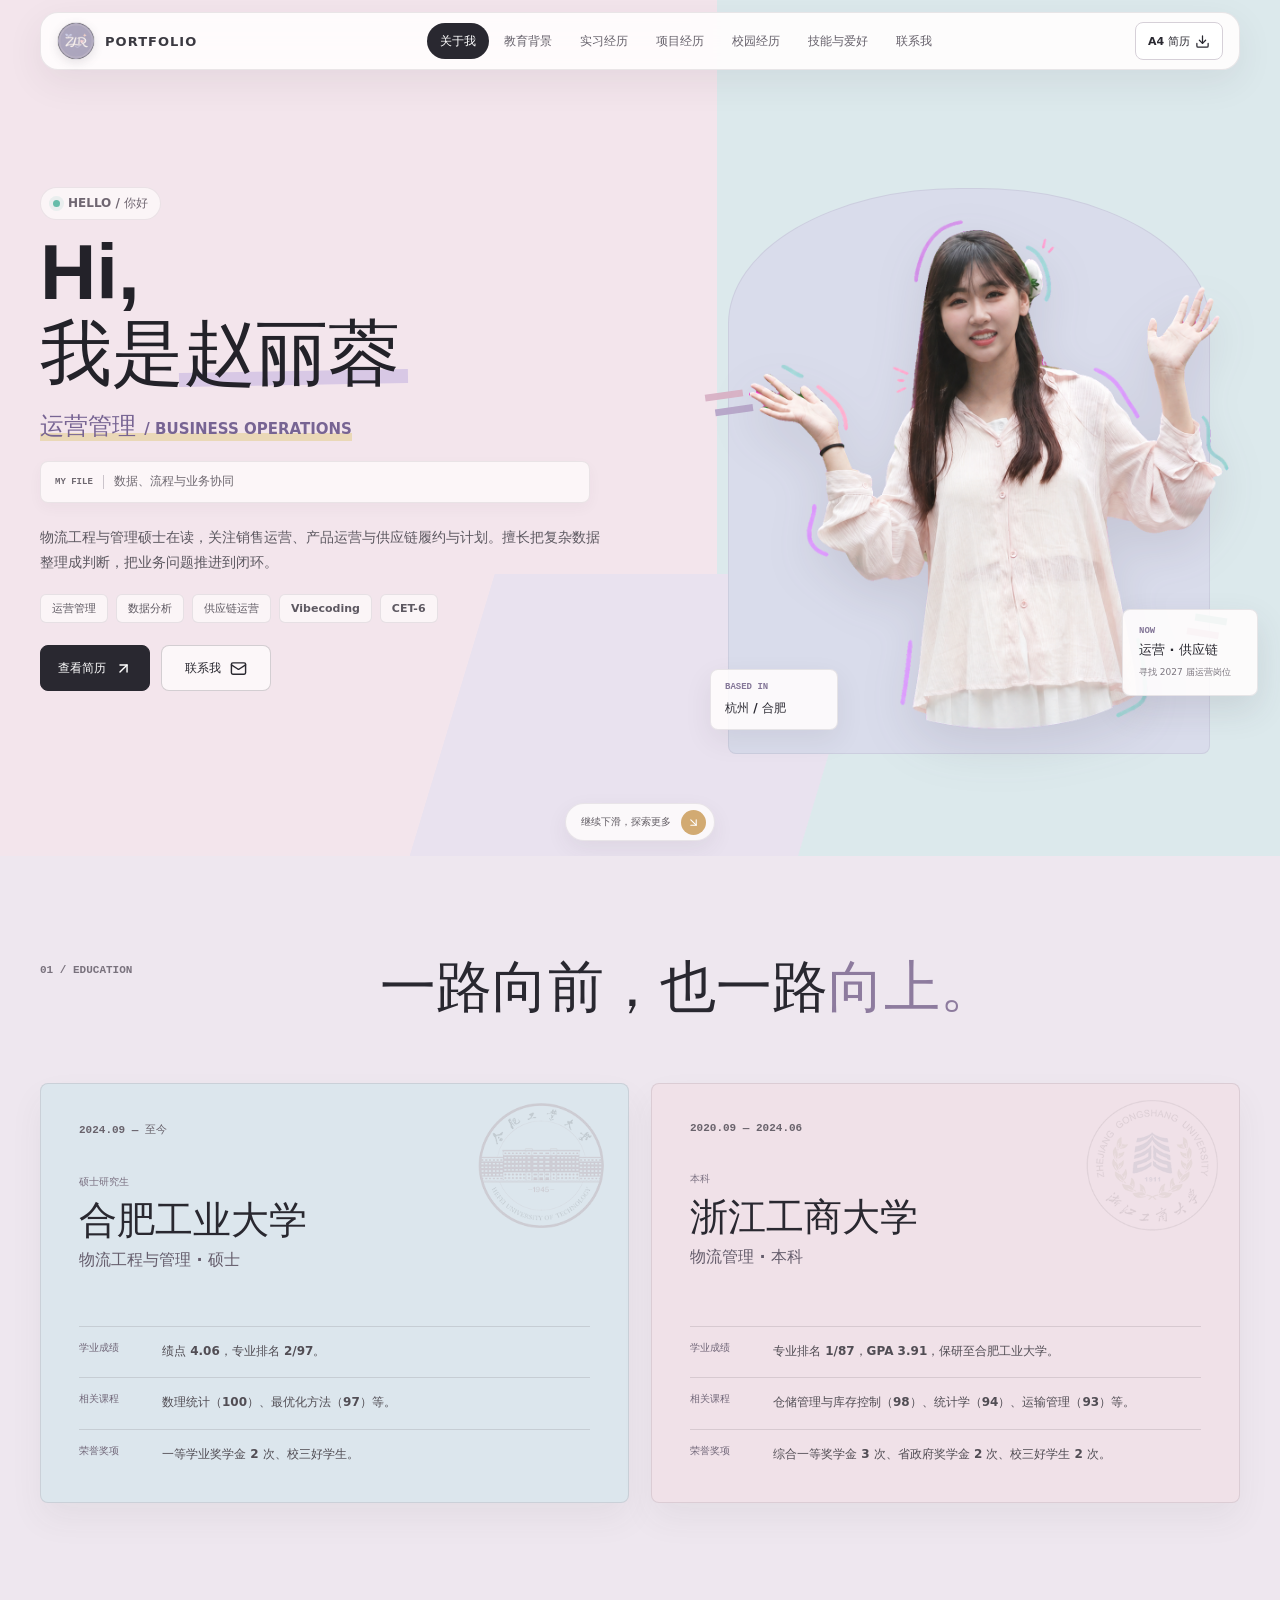
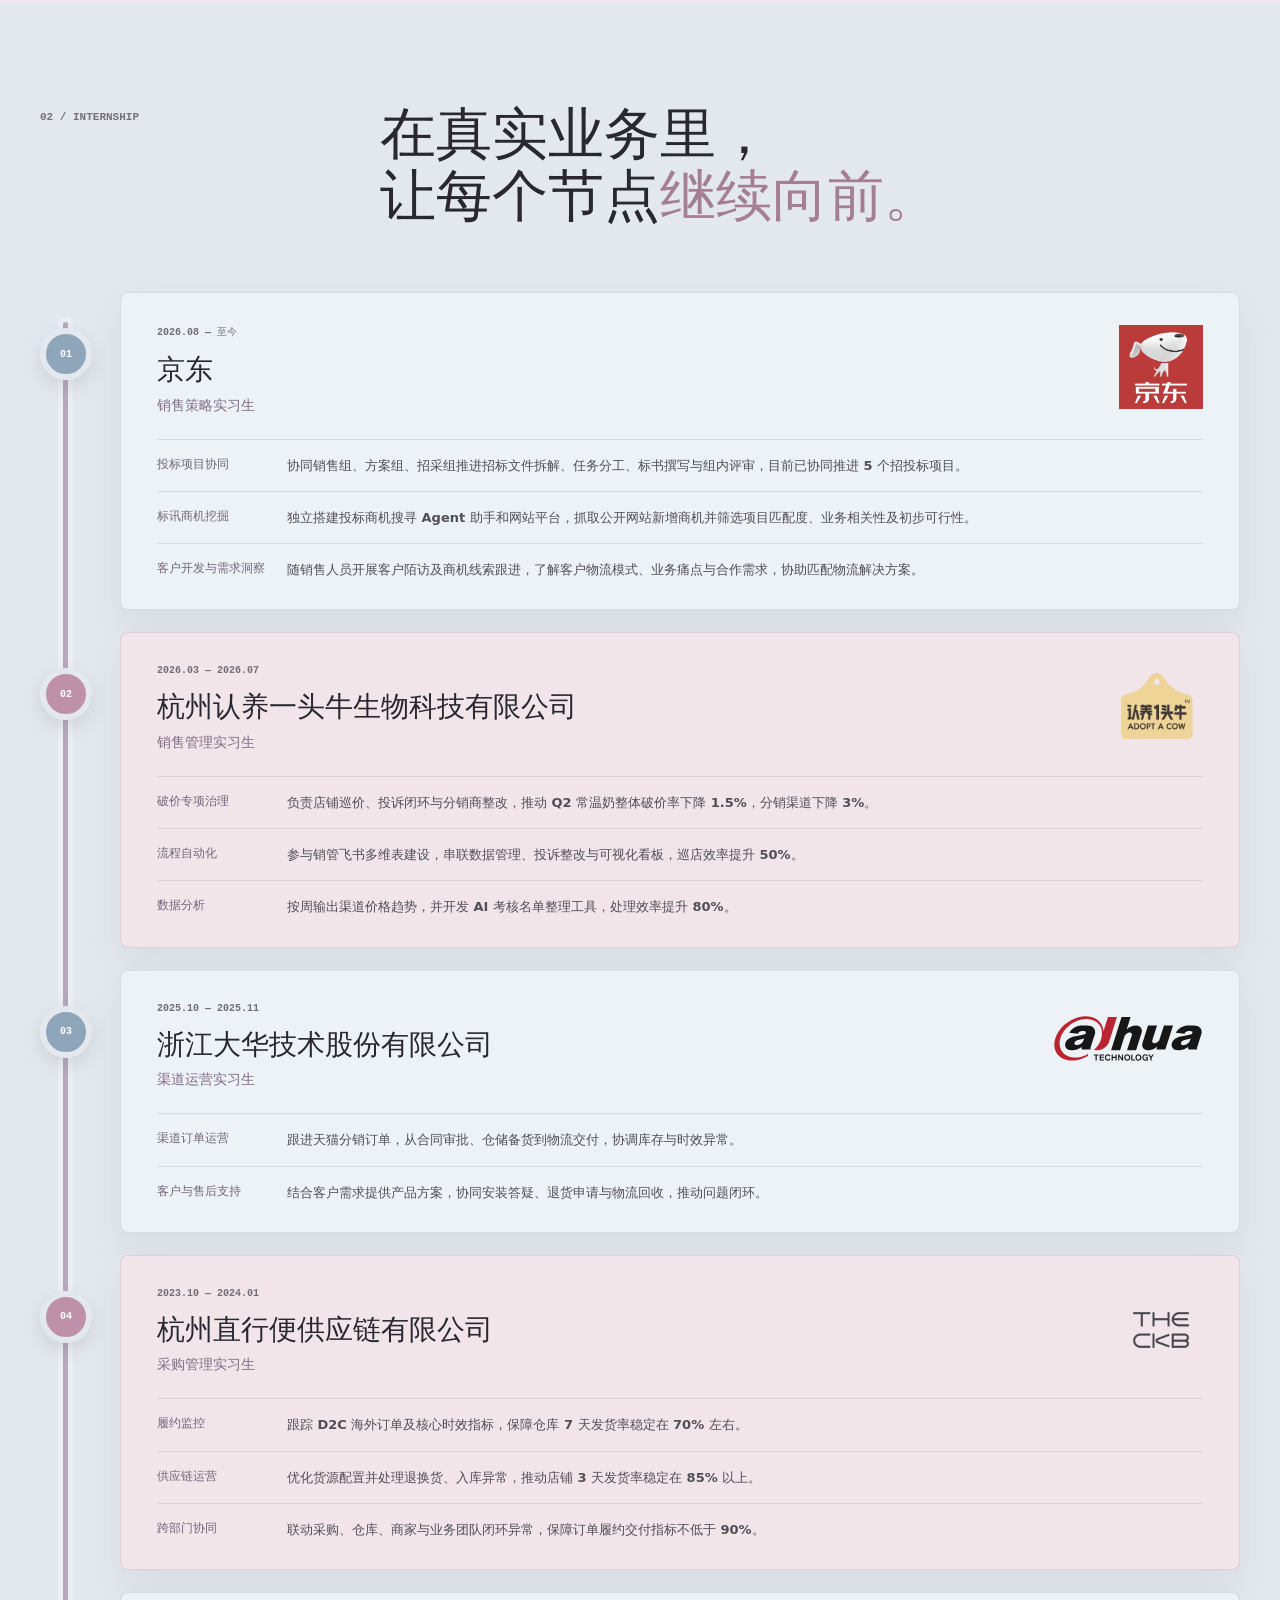
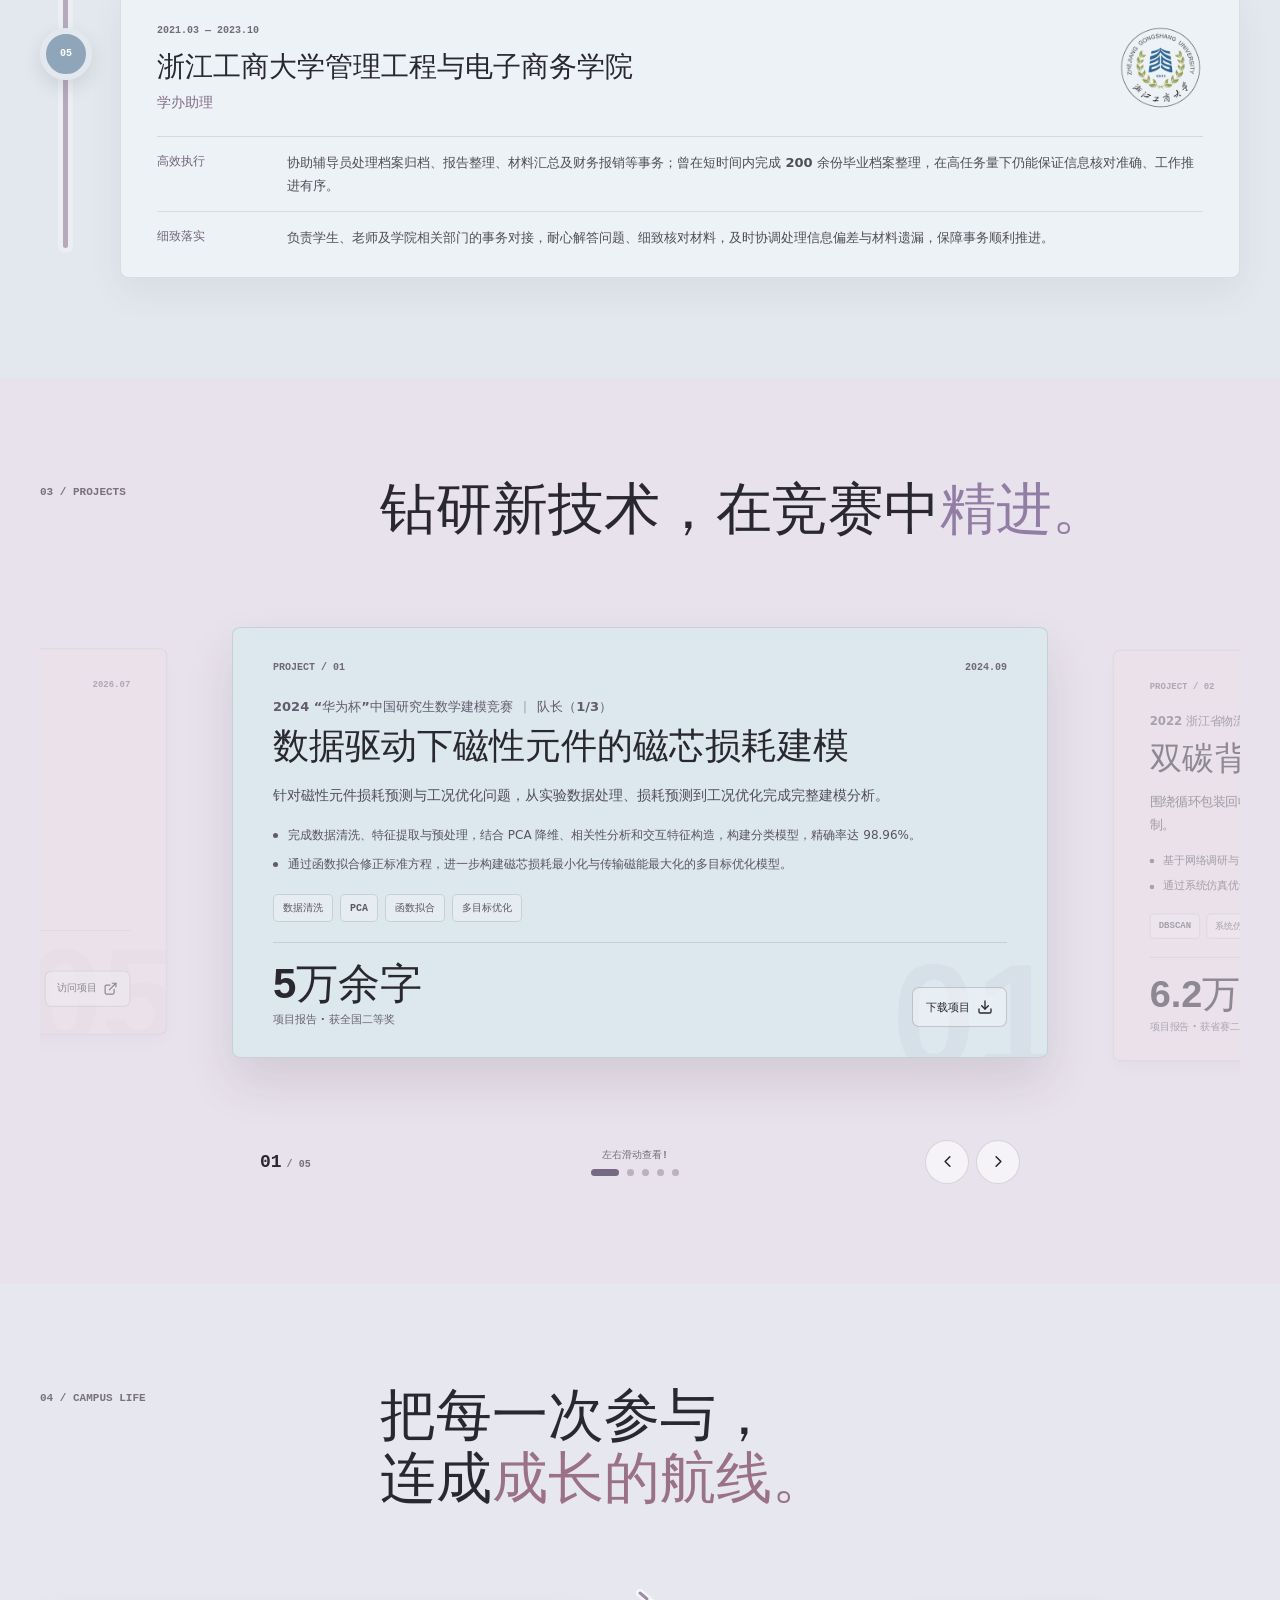
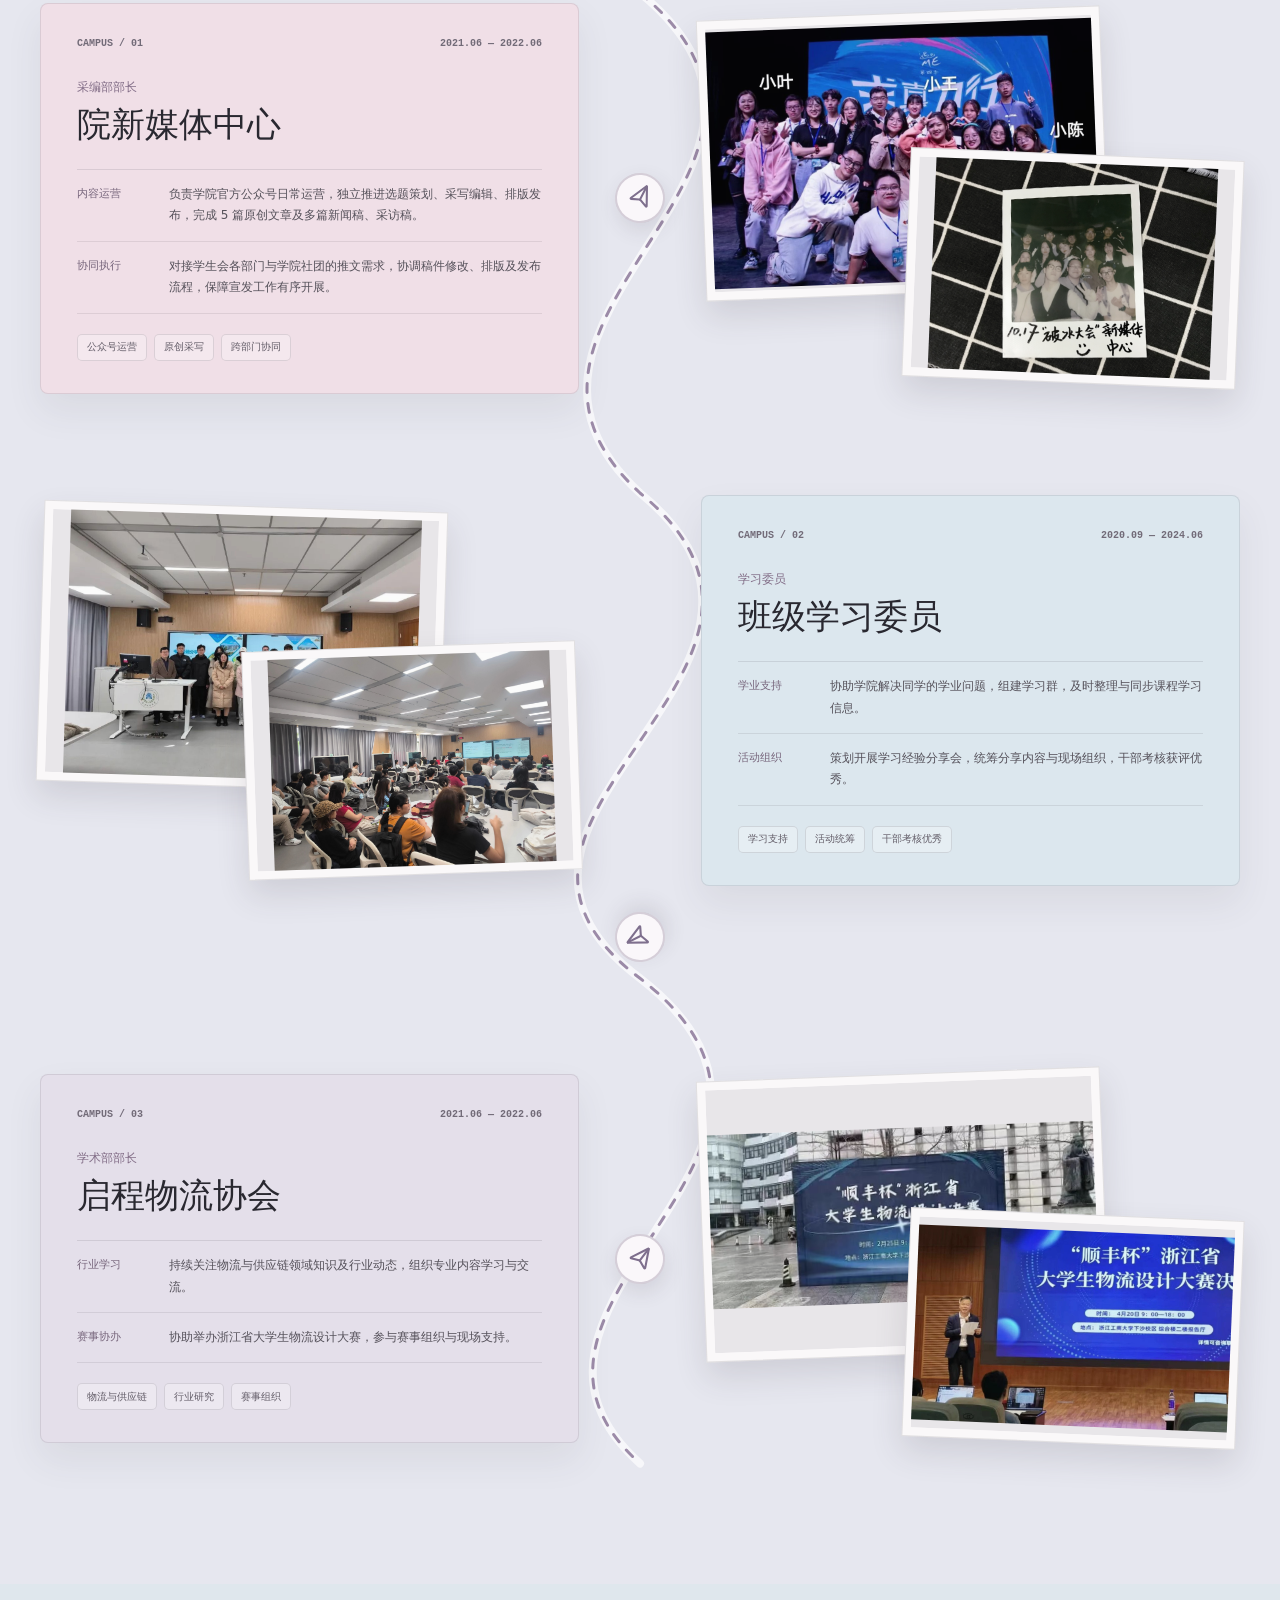
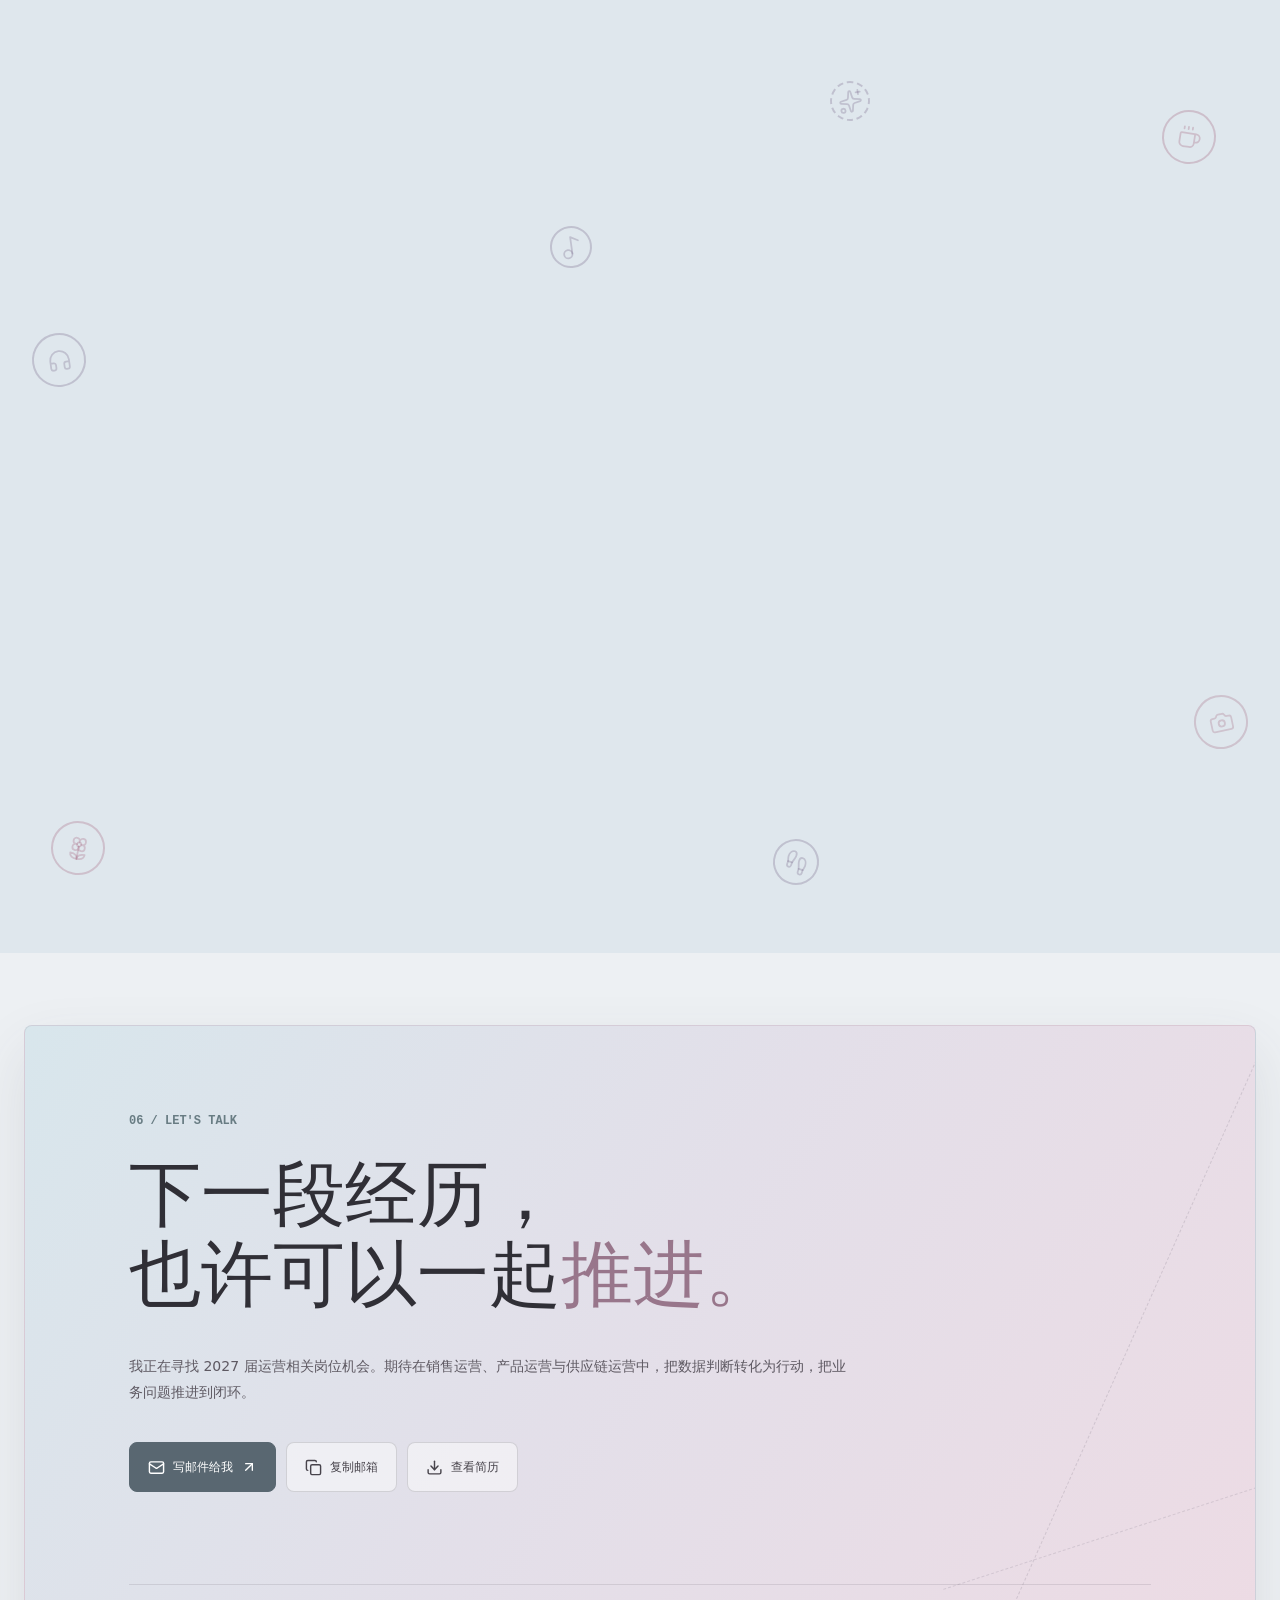
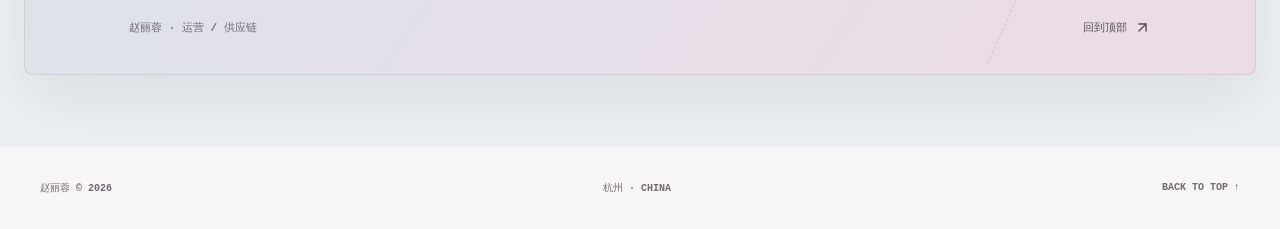
<file: index.html>
<!doctype html>
<html lang="zh-CN">
  <head>
    <meta charset="UTF-8" />
    <meta name="viewport" content="width=device-width, initial-scale=1.0" />
    <meta name="theme-color" content="#f3e5ec" />
    <meta name="description" content="赵丽蓉的个人主页，物流工程与管理硕士，关注数据分析、供应链与 AI 自动化。" />
    <link rel="canonical" href="https://rinazhao.top/" />
    <title>赵丽蓉 丨个人主页</title>
    <script type="module" crossorigin src="./assets/main-C-5_VZ9-.js"></script>
    <link rel="modulepreload" crossorigin href="./assets/data-DOcy_Gxt.js">
    <link rel="stylesheet" crossorigin href="./assets/main-DUICG4R5.css">
  </head>
  <body>
    <div id="root"></div>
  </body>
</html>
</file>
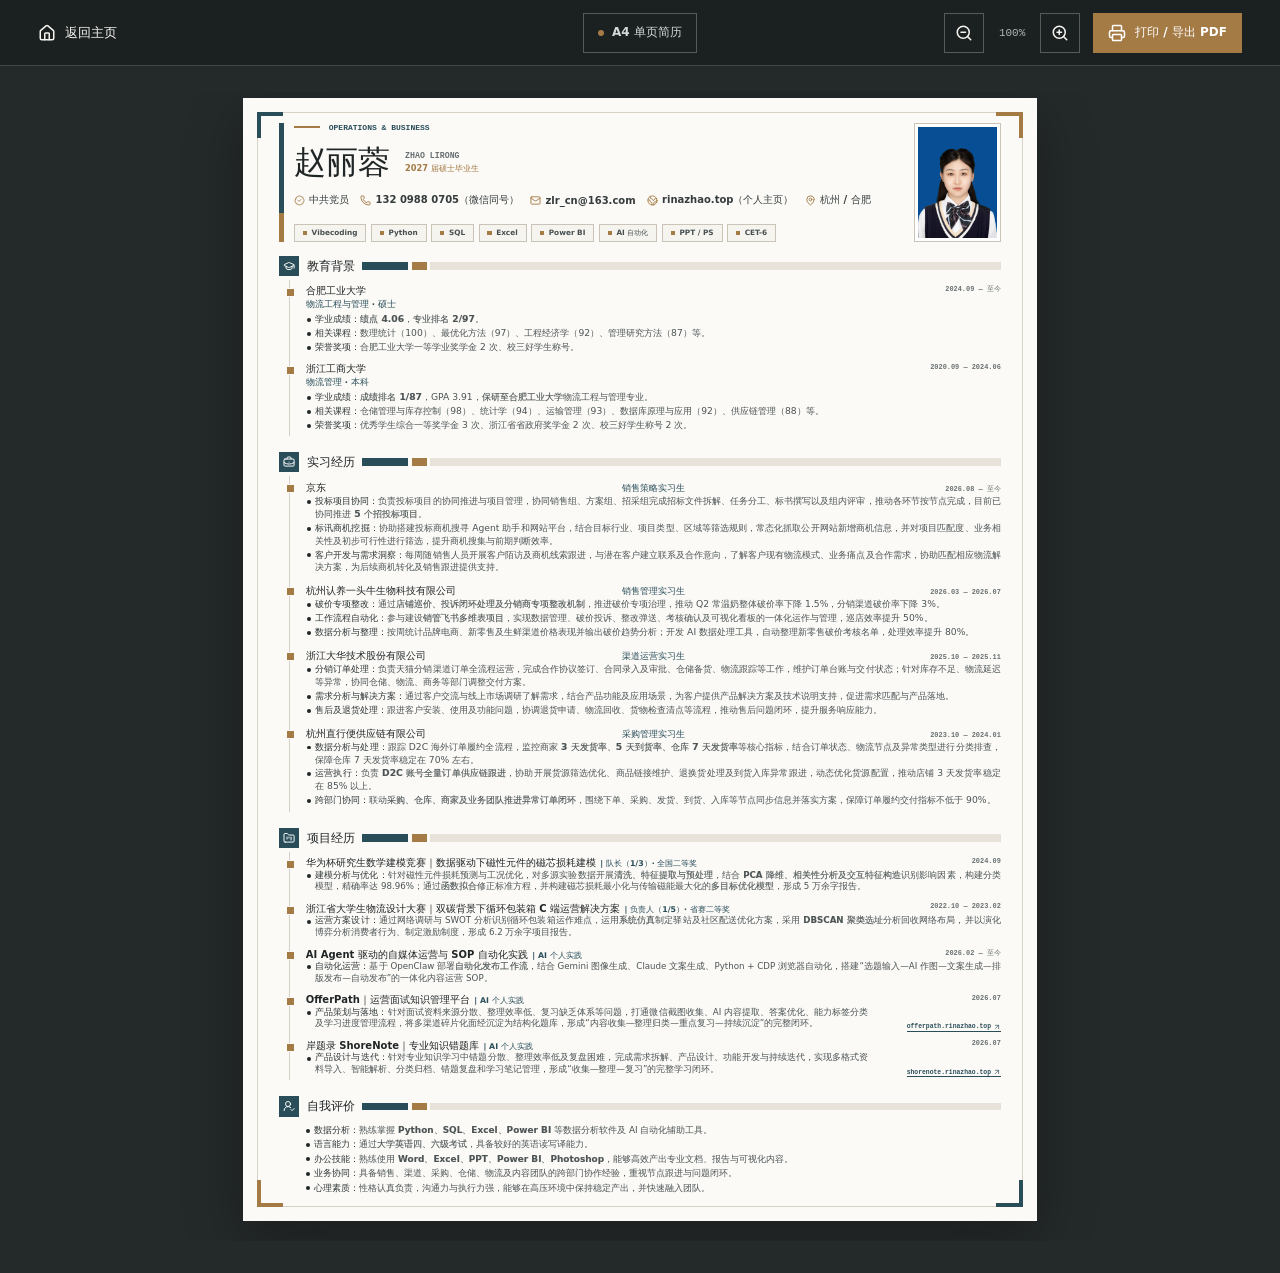
<file: resume/index.html>
<!doctype html>
<html lang="zh-CN">
  <head>
    <meta charset="UTF-8" />
    <meta name="viewport" content="width=device-width, initial-scale=1.0" />
    <meta name="theme-color" content="#202526" />
    <meta name="description" content="赵丽蓉的运营与供应链方向个人简历。" />
    <link rel="canonical" href="https://rinazhao.top/resume/" />
    <title>赵丽蓉 | 个人简历</title>
    <script type="module" crossorigin src="../assets/resume-DTP5QIJ6.js"></script>
    <link rel="modulepreload" crossorigin href="../assets/data-DOcy_Gxt.js">
    <link rel="modulepreload" crossorigin href="../assets/zoom-out-B1D2tl3B.js">
    <link rel="stylesheet" crossorigin href="../assets/resume-He8QwefS.css">
  </head>
  <body>
    <div id="resume-root"></div>
  </body>
</html>
</file>
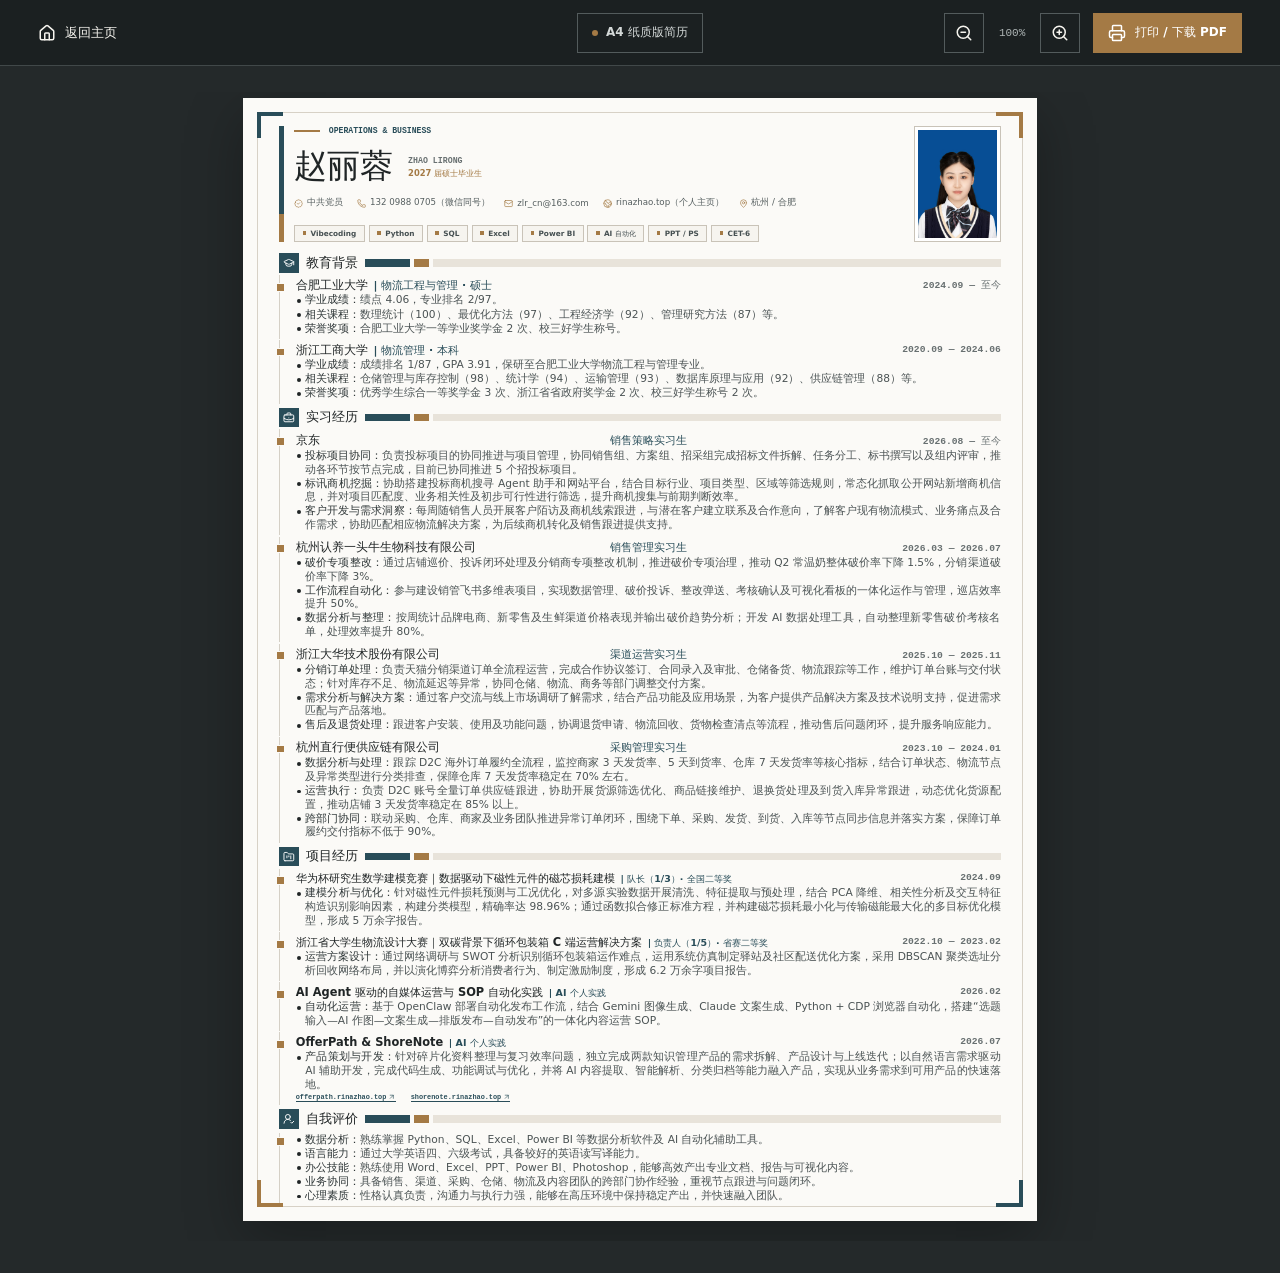
<file: resume/print/index.html>
<!doctype html>
<html lang="zh-CN">
  <head>
    <meta charset="UTF-8" />
    <meta name="viewport" content="width=device-width, initial-scale=1.0" />
    <meta name="theme-color" content="#202526" />
    <meta name="description" content="赵丽蓉的纸质版 A4 简历，适合打印或导出 PDF。" />
    <link rel="canonical" href="https://rinazhao.top/resume/print/" />
    <title>赵丽蓉 | A4 纸质版简历</title>
    <script type="module" crossorigin src="../../assets/printResume-BR9wOQzx.js"></script>
    <link rel="modulepreload" crossorigin href="../../assets/data-DOcy_Gxt.js">
    <link rel="modulepreload" crossorigin href="../../assets/zoom-out-B1D2tl3B.js">
    <link rel="stylesheet" crossorigin href="../../assets/printResume-cWzGXxPW.css">
  </head>
  <body>
    <div id="print-resume-root"></div>
  </body>
</html>
</file>
<file: assets/main-DUICG4R5.css>
:root{color:#292830;font-synthesis:none;text-rendering:optimizelegibility;--ink:#292830;--paper:#f8f5f7;--surface:#fffdfd;--pink:#d9b4c7;--pink-soft:#f1dce6;--purple:#9186aa;--purple-soft:#e7e0ed;--blue:#8ea5ba;--blue-soft:#dce7ed;--mint:#81b9af;--warm:#d2aa72;--line:#d6d0d8;background:#f5f1f4;font-family:PingFang SC,Microsoft YaHei,system-ui,sans-serif}*{box-sizing:border-box}html{scroll-behavior:smooth}body{background:var(--paper);min-width:320px;margin:0;overflow-x:hidden}button,a{font:inherit}a{color:inherit;text-decoration:none}button{color:inherit}section[id]{scroll-margin-top:84px}.site-header{z-index:50;-webkit-backdrop-filter:blur(14px);backdrop-filter:blur(14px);background:#fffdfdeb;border:1px solid #625b6a24;border-radius:18px;grid-template-columns:188px 1fr 96px;align-items:center;gap:16px;width:min(1200px,100% - 36px);height:58px;padding:0 16px;display:grid;position:fixed;top:12px;left:50%;transform:translate(-50%);box-shadow:0 12px 36px #43364514}.brand{color:#3b3941;letter-spacing:.08em;justify-self:start;align-items:center;gap:10px;font-size:13px;font-weight:750;display:inline-flex}.brand-mark{object-fit:cover;border:1px solid #71687f33;border-radius:50%;width:38px;height:38px;display:block;box-shadow:0 3px 10px #4d435821}.desktop-nav{color:#66616b;justify-self:center;align-items:center;gap:2px;font-size:12px;font-weight:650;display:flex}.desktop-nav a{border-radius:18px;align-items:center;min-height:36px;padding:0 13px;transition:color .2s,background-color .2s;display:inline-flex}.desktop-nav a:hover{color:var(--ink);background:#f0ebf0}.desktop-nav a.active{color:#fff;background:var(--ink)}.header-cta{border:1px solid var(--line);background:#fff;border-radius:8px;justify-content:center;justify-self:end;align-items:center;gap:5px;min-height:38px;padding:0 12px;font-size:11px;font-weight:700;display:inline-flex}.header-cta:hover{border-color:var(--purple);color:#665b7d}.menu-button{cursor:pointer;background:0 0;border:0;width:40px;height:40px;padding:0;display:none}.hero{background:#f3e5ec;min-height:calc(100svh - 44px);padding:90px max(24px,50vw - 600px) 48px;position:relative;overflow:hidden}.color-field{pointer-events:none;position:absolute}.color-field-blue{background:#dce9ec;width:44%;inset:0 0 0 auto}.color-field-lilac{clip-path:polygon(18% 0,100% 0,82% 100%,0 100%);background:#e9e2ef;width:37%;height:33%;bottom:0;right:31%}.hero-shell{z-index:2;grid-template-columns:1.08fr .92fr;align-items:center;gap:44px;min-height:calc(100svh - 182px);display:grid;position:relative}.hero-copy{z-index:3;max-width:620px;padding:18px 0 38px;position:relative}.eyebrow{color:#6f6671;background:#fffdfdad;border:1px solid #77667721;border-radius:18px;align-items:center;gap:8px;width:fit-content;margin:0 0 22px;padding:7px 12px;font-size:12px;font-weight:650;display:flex}.status-dot{background:#65bca9;border-radius:50%;width:7px;height:7px;box-shadow:0 0 0 4px #65bca91f}.hero h1{color:#232229;letter-spacing:0;max-width:600px;margin:0;font-family:Arial Black,PingFang SC,sans-serif;font-size:72px;font-weight:900;line-height:.98}.hero h1>span{font-size:78px;display:block;transform:translateY(-8px)}.hero h1 strong{z-index:1;font:inherit;display:inline-block;position:relative}.hero h1 strong:after{content:"";z-index:-1;background:#d8c8e5;height:14px;position:absolute;bottom:4px;left:-5px;right:-8px;transform:rotate(-1deg)}.hero-role{color:#776493;width:fit-content;margin:22px 0 20px;font-size:24px;font-weight:850;line-height:1.25;box-shadow:inset 0 -8px #ead8b7}.hero-role span{font-size:15px;font-weight:750}.file-strip{color:#6e6870;background:#fffdfdb8;border:1px solid #786f7b24;border-radius:8px;align-items:center;gap:10px;width:min(100%,550px);height:42px;padding:0 14px;display:flex;box-shadow:0 5px 14px #4a3d4b0a}.file-strip span{font:650 9px SFMono-Regular,Consolas,monospace}.file-strip i{background:#cbc4cb;width:1px;height:14px}.file-strip strong{font-size:12px;font-weight:700}.hero-summary{color:#5c5860;max-width:560px;margin:22px 0 0;font-size:14px;line-height:1.85}.hero-tags{flex-wrap:wrap;gap:8px;margin-top:18px;display:flex}.hero-tags span{color:#5d5861;background:#fffdfdad;border:1px solid #6c637026;border-radius:6px;align-items:center;min-height:29px;padding:0 11px;font-size:11px;font-weight:700;display:inline-flex}.hero-actions{gap:11px;margin-top:22px;display:flex}.button{border:1px solid #2d2b3233;border-radius:8px;justify-content:center;align-items:center;gap:9px;min-width:110px;height:46px;padding:0 17px;font-size:12px;font-weight:750;transition:transform .18s,box-shadow .18s,background-color .18s;display:inline-flex}.button:hover{transform:translateY(-2px);box-shadow:0 9px 20px #4036421a}.button.primary{border-color:var(--ink);color:#fff;background:var(--ink)}.button.ghost{background:#fffdfdc2}.hero-visual{justify-self:end;width:min(100%,530px);height:min(650px,100svh - 116px);min-height:510px;position:relative}.photo-backdrop{background:#d9dceb;border:1px solid #746f8821;border-radius:48% 48% 8px 8px/24% 24% 8px 8px;position:absolute;inset:64px 30px 20px 18px}.photo-backdrop:before{content:"";background:var(--pink);width:38px;height:7px;position:absolute;top:36%;left:-24px;transform:rotate(-8deg);box-shadow:8px 16px #b9a9cb}.photo-backdrop:after{content:"";background:#79b9b0;width:32px;height:7px;position:absolute;bottom:23%;right:-18px;transform:rotate(9deg);box-shadow:-6px 15px #c8a7ba}.photo-frame{filter:drop-shadow(0 18px 24px #413b4a1f);background:0 0;width:100%;height:100%;position:absolute;bottom:-2px;right:-18px;overflow:visible}.photo-frame img{object-fit:contain;object-position:center bottom;width:100%;height:100%;display:block}.visual-caption{z-index:3;background:#fffdfde0;border:1px solid #625b6a24;border-radius:8px;min-width:128px;padding:12px 14px;position:absolute;bottom:44px;left:0;box-shadow:0 10px 28px #3f384314}.visual-caption span,.now-card>span{color:#847798;margin-bottom:5px;font:700 9px SFMono-Regular,Consolas,monospace;display:block}.visual-caption strong{font-size:12px}.now-card{z-index:4;background:#fffdfde6;border:1px solid #625b6a24;border-radius:8px;width:136px;padding:16px;position:absolute;bottom:78px;right:-18px;box-shadow:0 14px 34px #413a461f}.now-card strong,.now-card small{display:block}.now-card strong{font-size:13px}.now-card small{color:#7a747d;margin-top:7px;font-size:9px;line-height:1.5}.scroll-cue{z-index:5;color:#635e65;background:#fffdfdd1;border:1px solid #685e6c21;border-radius:20px;align-items:center;gap:10px;min-height:38px;padding:0 8px 0 15px;font-size:10px;font-weight:700;display:inline-flex;position:absolute;bottom:15px;left:50%;transform:translate(-50%);box-shadow:0 8px 22px #41374212}.scroll-cue svg{color:#fff;background:var(--warm);border-radius:50%;width:25px;height:25px;padding:6px}.projects-section,.experience-section,.education-section,.campus-section,.about-section{padding:100px max(24px,50vw - 600px)}.section-heading{grid-template-columns:.34fr 1fr;gap:48px;margin-bottom:64px;display:grid}.section-heading>p,.section-kicker{color:#79727d;margin:8px 0 0;font:650 11px SFMono-Regular,Consolas,monospace}.section-heading h2{color:var(--ink);letter-spacing:0;margin:0;font-size:56px;font-weight:850;line-height:1.12}.section-heading h2 span{color:#7c7194}.education-section{background:#eee7ef}.education-heading h2 span{color:#8d7b9e}.education-heading h2{white-space:nowrap}.education-list{grid-template-columns:1fr 1fr;gap:22px;display:grid}.education-card{border:1px solid #68606c29;border-radius:8px;flex-direction:column;min-height:420px;padding:38px;display:flex;position:relative;overflow:hidden;box-shadow:0 16px 34px #473c490f}.education-card.current{background:#dce6ed}.education-card.bachelor{background:#f0e1e8}.education-date{z-index:2;color:#69636c;margin-bottom:38px;font:650 11px SFMono-Regular,Consolas,monospace;position:relative}.education-emblem{z-index:1;object-fit:contain;opacity:.13;filter:grayscale(.2)saturate(.72);mix-blend-mode:multiply;width:142px;height:142px;position:absolute;top:11px;right:15px}.education-card.current .education-emblem{width:152px;height:152px;top:6px;right:10px}.education-card.bachelor .education-emblem{opacity:.1;filter:grayscale(.32)saturate(.68)}.education-main{z-index:2;position:relative}.education-main>p{color:#7b7182;margin:0 0 10px;font:650 10px SFMono-Regular,Consolas,monospace}.education-main h3{margin:0 0 9px;font-size:38px;line-height:1.12}.education-main strong{color:#655d6c;font-size:16px}.education-card ul{z-index:2;gap:16px;margin:auto 0 0;padding:30px 0 0;list-style:none;display:grid;position:relative}.education-card li{color:#514d54;border-top:1px solid #514b5329;grid-template-columns:70px 1fr;gap:13px;padding-top:14px;display:grid}.education-card li>span{color:#716779;font:700 10px/1.65 SFMono-Regular,Consolas,monospace}.education-card li>p{margin:0;font-size:12px;font-weight:620;line-height:1.68}.projects-section{background:#e8e2ed;overflow:hidden}.projects-section .section-heading h2 span{color:#927da4}.projects-heading h2{white-space:nowrap}.project-carousel{position:relative}.project-viewport{cursor:grab;overflow:hidden}.project-viewport:active{cursor:grabbing}.project-track{touch-action:pan-y pinch-zoom;display:flex}.project-slide{flex:0 0 70%;min-width:0;padding:22px 12px 34px}.project-card{opacity:.48;filter:saturate(.7);border:1px solid #5b546229;border-radius:8px;flex-direction:column;width:100%;height:auto;padding:34px 40px 30px;transition:transform .42s cubic-bezier(.22,1,.36,1),opacity .32s,filter .32s,box-shadow .32s;display:flex;position:relative;overflow:hidden;transform:scale(.9);box-shadow:0 10px 24px #423a480d}.project-card.is-active{z-index:2;opacity:1;filter:none;transform:scale(1);box-shadow:0 24px 48px #40374821}.project-card.blue{background:#dce7ee}.project-card.pink{background:#f0dfe7}.project-card.lilac{background:#e4dfea}.project-meta{z-index:2;color:#706977;justify-content:space-between;align-items:center;gap:20px;font:700 10px SFMono-Regular,Consolas,monospace;display:flex;position:relative}.project-meta time{white-space:nowrap}.project-body{z-index:2;max-width:680px;margin:24px 0 20px;position:relative}.project-competition{color:#625b6c;margin:0 0 8px;font-size:13px;font-weight:800;line-height:1.5}.project-competition span{color:#625b6c7a;margin:0 10px;font-weight:500}.project-role{color:#806d87;margin:0 0 10px;font:700 11px SFMono-Regular,Consolas,monospace}.project-body h3{margin:0 0 16px;font-size:36px;line-height:1.2}.project-summary{color:#514e57;max-width:650px;margin:0 0 16px;font-size:14px;line-height:1.82}.project-details{gap:8px;max-width:650px;margin:0 0 20px;padding:0;list-style:none;display:grid}.project-details li{color:#5a555f;padding-left:15px;font-size:12px;line-height:1.72;position:relative}.project-details li:before{content:"";background:#625b68;border-radius:50%;width:5px;height:5px;position:absolute;top:.7em;left:0}.tags{flex-wrap:wrap;gap:7px;display:flex}.tags span{color:#5d5761;background:#ffffff40;border:1px solid #4d47502e;border-radius:5px;align-items:center;min-height:28px;padding:0 9px;font:650 10px SFMono-Regular,Consolas,monospace;display:inline-flex}.project-card-footer{z-index:2;border-top:1px solid #4f4a5529;justify-content:space-between;align-items:flex-end;gap:24px;margin-top:0;padding-top:20px;display:flex;position:relative}.project-highlight strong,.project-highlight span{display:block}.project-highlight strong{font-family:Arial Black,PingFang SC,sans-serif;font-size:42px;line-height:1}.project-highlight span{color:#6a6470;margin-top:7px;font-size:11px;font-weight:700}.project-link{background:#ffffff5c;border:1px solid #35313a38;border-radius:7px;align-items:center;gap:7px;min-height:40px;padding:0 13px;font-size:11px;font-weight:750;display:inline-flex}.project-link:hover{color:#fff;background:var(--ink)}.project-type{color:#77707b;font:700 9px SFMono-Regular,Consolas,monospace}.project-index{color:#554c5b;opacity:.035;font:800 150px/1 Arial Black,sans-serif;position:absolute;bottom:-35px;right:-12px}.project-controls{grid-template-columns:90px 1fr 100px;align-items:center;gap:20px;max-width:760px;margin:4px auto 0;display:grid}.project-count{color:#77707a;align-items:baseline;gap:5px;font:700 10px SFMono-Regular,Consolas,monospace;display:flex}.project-count strong{color:var(--ink);font-size:18px}.project-navigation{justify-items:center;gap:7px;display:grid}.project-navigation p{color:#77707a;margin:0;font:650 10px SFMono-Regular,Consolas,monospace}.project-dots{justify-content:center;align-items:center;gap:8px;display:flex}.project-dots button{cursor:pointer;background:#bbb1c1;border:0;border-radius:50%;width:7px;height:7px;padding:0;transition:width .2s,border-radius .2s,background-color .2s}.project-dots button.active{background:#766983;border-radius:4px;width:28px}.project-arrows{justify-content:flex-end;gap:7px;display:flex}.project-arrows button{cursor:pointer;background:#ffffff94;border:1px solid #48424e2e;border-radius:50%;place-items:center;width:44px;height:44px;padding:0;display:grid}.project-arrows button:hover{color:#fff;background:var(--ink)}.project-arrows svg{width:19px;height:19px}.campus-section{background:#e6e7ef;overflow:hidden}.campus-heading h2 span{color:#9a7189}.campus-journey{position:relative}.campus-flight-path{z-index:0;pointer-events:none;width:100%;height:calc(100% - 40px);position:absolute;inset:20px 0;overflow:visible}.campus-flight-path path{fill:none;vector-effect:non-scaling-stroke;stroke-linecap:round;stroke-linejoin:round}.flight-path-underlay{stroke:#ffffffad;stroke-width:8px}.flight-path-dashes{stroke:#9c8ba8;stroke-width:3px;stroke-dasharray:9 11}.campus-item{z-index:1;grid-template-columns:minmax(0,1fr) 70px minmax(0,1fr);align-items:center;gap:26px;min-height:450px;margin-bottom:72px;display:grid;position:relative}.campus-item:last-child{margin-bottom:0}.campus-copy{border:1px solid #59536024;border-radius:8px;grid-column:1;padding:34px 36px 32px;box-shadow:0 17px 36px #433b4914}.campus-item.pink .campus-copy{background:#f0dfe7}.campus-item.blue .campus-copy{background:#dce7ee}.campus-item.lilac .campus-copy{background:#e4dfea}.campus-item:nth-of-type(2n) .campus-copy{grid-column:3}.campus-meta{color:#726b78;justify-content:space-between;align-items:center;gap:18px;font:700 10px SFMono-Regular,Consolas,monospace;display:flex}.campus-meta time{white-space:nowrap}.campus-role{color:#826d87;width:fit-content;margin:30px 0 8px;font-size:12px;font-weight:800}.campus-copy h3{margin:0 0 25px;font-size:34px;line-height:1.18}.campus-details{border-top:1px solid #504a5624}.campus-detail{border-bottom:1px solid #504a561f;grid-template-columns:78px minmax(0,1fr);gap:14px;padding:14px 0;display:grid}.campus-detail strong{color:#78677d;font-size:11px;line-height:1.75}.campus-detail p{color:#55515a;margin:0;font-size:12px;line-height:1.78}.campus-tags{flex-wrap:wrap;gap:7px;margin-top:20px;display:flex}.campus-tags span{color:#635d68;background:#ffffff4d;border:1px solid #524c5729;border-radius:5px;align-items:center;min-height:27px;padding:0 9px;font-size:10px;font-weight:700;display:inline-flex}.campus-plane{z-index:3;color:#7e6f8d;background:#faf7fa;border:2px solid #7d6f894d;border-radius:50%;grid-column:2;place-self:center;place-items:center;width:50px;height:50px;display:grid;transform:rotate(-18deg);box-shadow:0 8px 20px #443b491f}.campus-plane svg{stroke-width:2.2px;width:23px;height:23px}.campus-item:nth-of-type(2n) .campus-plane{transform:rotate(198deg)}.campus-item:nth-of-type(3) .campus-plane{transform:rotate(-8deg)}.campus-gallery{grid-column:3;height:370px;position:relative}.campus-item:nth-of-type(2n) .campus-gallery{grid-area:1/1}.campus-photo{background:#faf8f9;border:1px solid #554f5b26;margin:0;padding:8px;position:absolute;overflow:hidden;box-shadow:0 15px 32px #3e394424}.campus-photo img{object-fit:contain;filter:saturate(.86)contrast(.97);background:#ece9ed;width:100%;height:100%;display:block}.campus-photo.photo-1{z-index:1;width:75%;height:76%;top:0;left:0;transform:rotate(-2.2deg)}.campus-photo.photo-2{z-index:2;width:62%;height:62%;bottom:0;right:0;transform:rotate(2.4deg)}.campus-item:nth-of-type(2n) .campus-photo.photo-1{transform:rotate(1.8deg)}.campus-item:nth-of-type(2n) .campus-photo.photo-2{transform:rotate(-2deg)}.experience-section{color:var(--ink);background:#e3e8ee}.experience-section .section-heading h2{color:var(--ink)}.experience-section .section-heading>p{color:#746f7a}.section-heading.compact h2 span{color:#a47f93}.timeline{gap:22px;padding-left:80px;display:grid;position:relative}.timeline:before{content:"";background:#b6a9bc;border-radius:3px;width:5px;position:absolute;top:30px;bottom:30px;left:23px;box-shadow:0 0 0 5px #ffffff47}.timeline-item{position:relative}.timeline-node{z-index:2;color:#fff;background:#8ea5ba;border:6px solid #e3e8ee;border-radius:50%;place-items:center;width:52px;height:52px;font:750 10px SFMono-Regular,Consolas,monospace;display:grid;position:absolute;top:36px;left:-80px;box-shadow:0 7px 18px #48455224}.timeline-item:nth-child(2n) .timeline-node{background:#bf91a8}.timeline-card{background:#edf2f6;border:1px solid #5b576524;border-radius:8px;padding:32px 36px 28px;box-shadow:0 15px 34px #48414e12}.timeline-item:nth-child(2n) .timeline-card{background:#f1e5ea}.timeline-card-header{grid-template-columns:minmax(0,1fr) auto;align-items:start;gap:28px;display:grid}.timeline-title time{color:#736d77;margin-bottom:13px;font:700 10px SFMono-Regular,Consolas,monospace;display:block}.timeline-title h3{max-width:760px;margin:0;font-size:28px;line-height:1.28}.timeline-role{color:#806c85;margin:9px 0 0;font-size:14px;font-weight:800}.timeline-company-logo{place-items:center;width:150px;height:72px;display:grid}.timeline-company-logo img{object-fit:contain;filter:saturate(.72);opacity:.9;width:100%;height:100%;display:block}.timeline-company-logo.jd{width:84px;height:84px}.timeline-company-logo.cow{width:112px}.timeline-company-logo.ckb,.timeline-company-logo.zjgsu{width:84px;height:84px}.timeline-details{border-top:1px solid #534f5a26;margin-top:24px}.timeline-detail{border-bottom:1px solid #534f5a21;grid-template-columns:112px minmax(0,1fr);gap:18px;padding:14px 0;display:grid}.timeline-detail:last-child{border-bottom:0;padding-bottom:0}.timeline-detail strong{color:#72657a;font-size:12px;line-height:1.75}.timeline-detail p{color:#514e56;margin:0;font-size:13px;font-weight:560;line-height:1.78}.about-section{color:var(--ink);background:#dfe7ed}.about-intro{margin-bottom:68px}.about-title{grid-template-columns:1.1fr .9fr;align-items:end;gap:54px;margin-top:30px;display:grid}.about-title h2{margin:0;font-size:82px;line-height:.92}.about-title h2 span{color:#82749a}.about-title>p{color:#57545e;max-width:540px;margin:0;font-size:18px;line-height:1.8}.skills-panel{background:#fffdfdd6;border:1px solid #645d6829;border-radius:8px;max-width:900px;margin-left:auto;padding:46px;box-shadow:0 16px 34px #3c3b4812}.panel-label{color:#79717f;margin:0 0 32px;font:650 11px SFMono-Regular,Consolas,monospace}.skill-cloud{flex-wrap:wrap;align-content:flex-start;gap:8px;display:flex}.skill-cloud span{background:#f9f6f8;border:1px solid #514b552e;border-radius:5px;padding:9px 12px;font-size:12px;font-weight:750}.skill-cloud span.accent{background:#eadbe6}.language{color:#716b74;margin:32px 0 0;font:650 11px SFMono-Regular,Consolas,monospace}.skills-showcase{background:#dfe7ed;position:relative;overflow:hidden}.skills-heading{z-index:2;margin-bottom:72px;position:relative}.skills-heading-copy{padding-top:34px}.skills-heading-copy h2{white-space:nowrap}.skills-heading h2 span{color:#8f759d}.skills-dual-layout{z-index:2;grid-template-columns:minmax(0,1.45fr) minmax(310px,.82fr);align-items:start;gap:58px;display:grid;position:relative}.skill-zone{background:#f9fafb7a;border-top:5px solid #766987;min-width:0;padding:30px 28px 34px;position:relative}.skill-zone-life{background:#faf1f58c;border-top-color:#b88499}.skill-zone-header{justify-content:space-between;align-items:flex-start;gap:20px;min-height:112px;margin-bottom:26px;display:flex}.skill-zone-header span{color:#77707d;margin-bottom:8px;font:700 10px SFMono-Regular,Consolas,monospace;display:block}.skill-zone-header h3{margin:0;font-size:34px;line-height:1.1}.skill-zone-header p{color:#66606a;margin:8px 0 0;font-size:12px}.skill-zone-header>svg{color:#6f6280;background:#ffffff94;border:1px solid #564f5d29;border-radius:50%;flex:none;width:46px;height:46px;padding:10px}.skill-zone-life .skill-zone-header>svg{color:#a36e84}.flip-card-grid{gap:12px;display:grid}.skill-card-grid{grid-template-columns:repeat(3,minmax(0,1fr))}.hobby-card-grid{grid-template-columns:repeat(2,minmax(0,1fr))}.hobby-card-grid .mini-skill-card:last-child{grid-column:1/-1;justify-self:center;width:calc(50% - 6px)}.skill-zone-hint{color:#746b79;justify-content:flex-end;align-items:center;gap:7px;margin:18px 0 0;font-size:11px;font-weight:700;display:flex}.skill-zone-hint svg{color:#a36f87;stroke-width:2px;width:14px;height:14px}.mini-skill-card{color:#393640;cursor:pointer;border:1px solid #564f5d26;border-radius:8px;place-items:center;min-width:0;min-height:112px;padding:14px;transition:transform .2s,box-shadow .2s;display:grid;box-shadow:0 9px 20px #3f39460f}.mini-skill-card.lilac{background:#e4dfea}.mini-skill-card.blue{background:#dce7ee}.mini-skill-card.pink{background:#f0dfe7}.mini-skill-card strong{text-align:center;font-size:14px;line-height:1.35}.mini-skill-card:hover{transform:translateY(-3px);box-shadow:0 14px 28px #3f39461c}.mini-skill-card:focus-visible{outline-offset:3px;outline:3px solid #6f6280}.skills-doodles{z-index:1;pointer-events:none;position:absolute;inset:0}.skills-doodle{color:#705e8047;border:2px solid;border-radius:50%;place-items:center;width:54px;height:54px;display:grid;position:absolute;transform:rotate(-8deg)}.skills-doodle svg{stroke-width:1.7px;width:25px;height:25px}.doodle-coffee{color:#a76f8554;top:13%;right:5%;transform:rotate(9deg)}.doodle-headphones{top:36%;left:2.5%}.doodle-camera{color:#a76f854d;bottom:21%;right:2.5%;transform:rotate(-12deg)}.doodle-flower{color:#a76f8552;bottom:8%;left:4%;transform:rotate(11deg)}.doodle-music{width:42px;height:42px;top:25%;left:43%}.doodle-footsteps{width:46px;height:46px;bottom:7%;right:36%;transform:rotate(18deg)}.doodle-sparkles{border-style:dashed;width:40px;height:40px;top:10%;right:32%}.skill-zone-life:before{content:"";pointer-events:none;border-left:2px dashed #70647933;position:absolute;top:20px;bottom:20px;left:-30px}.skill-card-overlay{z-index:100;-webkit-backdrop-filter:blur(6px);backdrop-filter:blur(6px);background:#26222b5c;place-items:center;padding:24px;display:grid;position:fixed;inset:0}.skill-modal-close{z-index:103;color:#fff;cursor:pointer;background:#2b2730b8;border:1px solid #ffffff80;border-radius:50%;place-items:center;width:44px;height:44px;padding:0;display:grid;position:fixed;top:24px;right:24px}.skill-modal-close:hover{color:var(--ink);background:#fff}.skill-modal-close svg{width:20px;height:20px}.expanded-skill-card{aspect-ratio:4/5;perspective:1400px;width:min(360px,100vw - 40px)}.expanded-card-inner{width:100%;height:100%;animation:.78s cubic-bezier(.22,1,.36,1) forwards expandFlip;position:relative}.expanded-card-face{border:1px solid #564f5d29;border-radius:8px;position:absolute;inset:0;overflow:hidden;box-shadow:0 28px 70px #1c18223d}.expanded-card-front{place-items:center;padding:32px;display:grid}.expanded-card-front.lilac{background:#e4dfea}.expanded-card-front.blue{background:#dce7ee}.expanded-card-front.pink{background:#f0dfe7}.expanded-card-front strong{text-align:center;font-size:28px;line-height:1.3}.expanded-card-front{animation:.78s step-end forwards hideCardFront}.expanded-card-back{visibility:hidden;background:#faf8fa;grid-template-rows:52% 48%;animation:.78s step-end forwards showCardBack;display:grid}.expanded-card-back>img{object-fit:cover;object-position:center top;border-bottom:1px solid #564f5d21;width:100%;height:100%;display:block}.expanded-card-copy{background:#faf8fa;flex-direction:column;justify-content:center;min-height:0;padding:19px 21px 22px;display:flex}.expanded-card-copy strong{color:#393640;margin-bottom:10px;font-size:19px;line-height:1.3;display:block}.expanded-card-copy p{color:#56515b;margin:0;font-size:13px;line-height:1.75}@keyframes expandFlip{0%{opacity:0;transform:scale(.72)rotateY(0)}28%{opacity:1;transform:scale(.94)rotateY(0)}50%{opacity:1;transform:scale(.98)rotateY(90deg)}to{opacity:1;transform:scale(1)rotateY(0)}}@keyframes hideCardFront{0%,49%{visibility:visible}50%,to{visibility:hidden}}@keyframes showCardBack{0%,49%{visibility:hidden}50%,to{visibility:visible}}.contact-section{background:#edf0f3;place-items:center;min-height:84svh;padding:72px max(24px,50vw - 660px);display:grid;overflow:hidden}.contact-card{isolation:isolate;color:#34323a;background:linear-gradient(125deg,#d8e6ec 0%,#e3dfe9 48%,#eddbe4 100%);border:1px solid #68606f24;border-radius:8px;flex-direction:column;justify-content:space-between;width:100%;min-height:650px;padding:88px 104px 38px;display:flex;position:relative;overflow:hidden;box-shadow:0 24px 60px #4d46561c}.contact-card:before{content:"";z-index:-1;border-left:1px dashed #5b52632e;width:1px;height:760px;position:absolute;top:-90px;right:9%;transform:rotate(24deg)}.contact-card:after{content:"";z-index:-1;border-top:1px dashed #5b526329;width:420px;position:absolute;bottom:23%;right:-8%;transform:rotate(-18deg)}.contact-card-content{max-width:900px}.contact-kicker{color:#687c83;letter-spacing:0;margin:0 0 26px;font:700 12px SFMono-Regular,Consolas,monospace}.contact-card h2{color:#302f36;letter-spacing:0;margin:0;font-size:72px;font-weight:760;line-height:1.12}.contact-card h2 span{color:#98768b}.contact-description{color:#5e5962;max-width:720px;margin:38px 0 0;font-size:14px;line-height:1.9}.contact-actions{flex-wrap:wrap;gap:10px;margin-top:36px;display:flex}.contact-button{color:#47434b;cursor:pointer;background:#ffffff7a;border:1px solid #46424c2e;border-radius:8px;justify-content:center;align-items:center;gap:8px;min-height:50px;padding:0 18px;font-size:12px;font-weight:750;transition:transform .18s,background-color .18s,border-color .18s;display:inline-flex}.contact-button:hover{background:#ffffffb3;border-color:#46424c52;transform:translateY(-2px)}.contact-button.primary{color:#fff;background:#596771;border-color:#596771}.contact-button.primary:hover{background:#687782}.contact-card-footer{color:#6f6872;border-top:1px solid #4f495424;justify-content:space-between;align-items:center;gap:24px;padding-top:34px;font:700 11px SFMono-Regular,Consolas,monospace;display:flex}.contact-card-footer a{color:#57515b;align-items:center;gap:7px;display:inline-flex}.contact-card-footer a:hover{color:#29272d}footer{color:#716c73;background:#f8f5f7;justify-content:space-between;align-items:center;gap:20px;min-height:82px;padding:0 max(24px,50vw - 600px);font:650 10px SFMono-Regular,Consolas,monospace;display:flex}@media (width<=1100px){.site-header{grid-template-columns:160px 1fr 82px}.desktop-nav a{padding-inline:9px}.hero h1{font-size:62px}.hero h1>span{font-size:68px}.hero-role{font-size:21px}.hero-visual{height:min(590px,100svh - 120px)}.skills-heading-copy h2{font-size:48px}}@media (width<=900px){.site-header{grid-template-columns:1fr auto}.desktop-nav,.header-cta{display:none}.menu-button{justify-self:end;place-items:center;display:grid}.mobile-nav{z-index:45;background:#f8f4f8fa;border:1px solid #5c536026;border-radius:12px;flex-direction:column;padding:18px;display:flex;position:fixed;inset:82px 16px 16px;overflow:auto;box-shadow:0 20px 60px #3f344129}.mobile-nav a{border-bottom:1px solid var(--line);justify-content:space-between;padding:13px 4px;font-size:26px;font-weight:800;display:flex}.mobile-nav span{color:#8a808c;font:650 10px SFMono-Regular,Consolas,monospace}.mobile-nav a.active{border-color:var(--ink);color:#fff;background:var(--ink);border-radius:8px;padding-inline:12px}.mobile-nav a.active span{color:#d7d0da}.hero{padding-inline:30px}.hero-shell{grid-template-columns:1.05fr .95fr;gap:22px}.hero h1{font-size:52px}.hero h1>span{font-size:58px}.hero-role{font-size:18px}.hero-role span{margin-top:4px;font-size:11px;display:block}.hero-summary{font-size:13px}.hero-visual{min-height:470px}.now-card{right:-8px}.section-heading{grid-template-columns:1fr;gap:18px}.section-heading h2{font-size:46px}.skills-heading-copy{padding-top:0}.project-slide{flex-basis:80%}.project-card{height:auto}.campus-item{grid-template-columns:minmax(0,1fr) 54px minmax(0,1fr);gap:16px}.campus-copy{padding:28px}.campus-copy h3{font-size:28px}.campus-detail{grid-template-columns:1fr;gap:5px}.campus-gallery{height:320px}.campus-plane{width:44px;height:44px}.timeline{padding-left:64px}.timeline:before{left:19px}.timeline-node{width:44px;height:44px;left:-64px}.timeline-card{padding:30px}.timeline-company-logo.zjgsu{width:76px;height:76px}.timeline-detail{grid-template-columns:108px minmax(0,1fr)}.education-list,.about-title{grid-template-columns:1fr}.about-title h2{font-size:70px}.skills-dual-layout{grid-template-columns:1fr;gap:48px}.skill-zone-life:before{display:none}.skill-card-grid{grid-template-columns:repeat(3,minmax(0,1fr))}.hobby-card-grid{grid-template-columns:repeat(5,minmax(0,1fr))}.hobby-card-grid .mini-skill-card:last-child{grid-column:auto;justify-self:stretch;width:auto}.contact-card{min-height:610px;padding:74px 62px 34px}.contact-card h2{font-size:60px}}@media (width<=640px){section[id]{scroll-margin-top:76px}.site-header{border-radius:15px;width:calc(100% - 24px);height:54px;padding-inline:12px;top:10px}.brand{font-size:11px}.brand-mark{width:32px;height:32px}.mobile-nav{inset:74px 12px 12px}.hero{min-height:calc(100svh - 30px);padding:82px 20px 36px}.color-field-blue{width:62%;height:43%;top:auto}.color-field-lilac{width:55%;height:24%;left:0;right:auto}.hero-shell{min-height:0;display:block}.hero-copy{padding:8px 0 0}.eyebrow{margin-bottom:14px;padding-block:6px}.hero h1{max-width:350px;font-size:49px;line-height:1}.hero h1>span{font-size:54px}.hero h1 strong:after{height:10px;bottom:2px}.hero-role{margin:15px 0 13px;font-size:18px}.file-strip{height:37px}.hero-summary{margin-top:13px;font-size:12px;line-height:1.65}.hero-tags{gap:6px;margin-top:12px}.hero-tags span{min-height:26px;padding-inline:9px;font-size:10px}.hero-actions{margin-top:14px}.button{height:42px}.hero-visual{width:100%;height:280px;min-height:0;margin-top:14px}.photo-backdrop{inset:25px 8px 0 28%}.photo-frame{width:100%;height:118%;bottom:-18px;right:-34px}.visual-caption{bottom:18px;left:5px}.now-card{width:120px;padding:12px;bottom:24px;right:-5px}.scroll-cue{display:none}.projects-section,.experience-section,.education-section,.campus-section,.about-section{padding:74px 20px}.section-heading{margin-bottom:42px}.section-heading h2{font-size:38px}.projects-heading h2{font-size:21px}.education-card{min-height:340px;padding:28px}.education-main h3{font-size:31px}.education-emblem{width:118px;height:118px;top:10px;right:10px}.education-card.current .education-emblem{width:126px;height:126px;top:6px;right:6px}.education-card li{grid-template-columns:62px 1fr;gap:10px}.project-slide{flex-basis:82%;padding:12px 6px 24px}.project-card{height:auto;padding:27px 22px 24px}.project-body{margin:20px 0 18px}.project-competition{font-size:11px}.project-body h3{margin-bottom:16px;font-size:26px}.project-summary{margin-bottom:20px;font-size:12px;line-height:1.75}.project-details{gap:7px;margin-bottom:16px}.project-details li{font-size:11px;line-height:1.68}.project-card-footer{gap:10px;padding-top:18px}.project-highlight{min-width:0}.project-highlight strong{font-size:26px}.project-highlight span{font-size:10px}.project-link{flex-shrink:0;min-height:38px;padding-inline:10px}.project-controls{grid-template-columns:58px 1fr 88px;gap:8px}.project-arrows button{width:40px;height:40px}.campus-journey{padding-left:44px}.campus-journey:before{content:"";border-left:3px dashed #9c8ba8;position:absolute;top:20px;bottom:20px;left:16px}.campus-flight-path{display:none}.campus-item,.campus-item:nth-of-type(2n){flex-direction:column;align-items:stretch;gap:0;min-height:0;margin-bottom:58px;display:flex}.campus-copy,.campus-item:nth-of-type(2n) .campus-copy{order:1;width:100%;padding:24px 20px}.campus-meta{align-items:flex-start}.campus-role{margin-top:24px}.campus-copy h3{margin-bottom:20px;font-size:27px}.campus-detail{padding:12px 0}.campus-detail p{font-size:11px;line-height:1.75}.campus-plane,.campus-item:nth-of-type(2n) .campus-plane,.campus-item:nth-of-type(3) .campus-plane{order:2;width:42px;height:42px;position:absolute;top:24px;left:-49px;transform:rotate(-12deg)}.campus-gallery,.campus-item:nth-of-type(2n) .campus-gallery{order:3;width:100%;height:260px;margin-top:18px}.campus-photo{padding:6px}.campus-photo.photo-1{width:76%;height:76%}.campus-photo.photo-2{width:64%;height:64%}.timeline{gap:18px;padding-left:38px}.timeline:before{width:3px;top:22px;bottom:22px;left:8px;box-shadow:0 0 0 4px #ffffff40}.timeline-node{border-width:4px;width:34px;height:34px;font-size:8px;top:28px;left:-38px}.timeline-card{padding:24px 20px}.timeline-card-header{grid-template-columns:minmax(0,1fr) 88px;gap:14px}.timeline-title h3{font-size:21px}.timeline-role{font-size:13px}.timeline-company-logo{width:88px;height:58px;padding:7px}.timeline-company-logo.jd{width:72px;height:72px;padding:0}.timeline-company-logo.cow{width:72px}.timeline-company-logo.ckb,.timeline-company-logo.zjgsu{width:62px;height:62px}.timeline-details{margin-top:22px}.timeline-detail{grid-template-columns:1fr;gap:5px;padding:14px 0}.timeline-detail p{font-size:12px;line-height:1.75}.about-title{gap:28px}.about-title h2{font-size:60px}.about-title>p{font-size:15px}.skills-heading{margin-bottom:48px}.skill-zone{padding:24px 18px 28px}.skill-zone-header{min-height:98px;margin-bottom:20px}.skill-zone-header h3{font-size:29px}.flip-card-grid{gap:9px}.skill-card-grid,.hobby-card-grid{grid-template-columns:repeat(3,minmax(0,1fr))}.mini-skill-card{padding:10px}.mini-skill-card strong{font-size:12px}.skill-modal-close{top:14px;right:14px}.contact-section{min-height:0;padding:48px 16px}.contact-card{min-height:620px;padding:54px 26px 28px}.contact-kicker{margin-bottom:22px}.contact-card h2{font-size:48px}.contact-description{margin-top:28px;font-size:13px;line-height:1.8}.contact-actions{grid-template-columns:1fr;margin-top:28px;display:grid}.contact-button{width:100%}.contact-card-footer{flex-direction:column;align-items:flex-start;gap:16px}footer{flex-direction:column;align-items:flex-start;padding:26px 20px}}@media (width<=480px){.education-heading h2{font-size:28px}.skills-heading-copy h2{white-space:normal}.skill-card-grid,.hobby-card-grid{grid-template-columns:repeat(2,minmax(0,1fr))}.hobby-card-grid .mini-skill-card:last-child{grid-column:1/-1;justify-self:center;width:calc(50% - 5px)}.skills-doodle{opacity:.65}.expanded-skill-card{width:min(330px,100vw - 32px)}.contact-card{min-height:600px;padding:46px 22px 26px}.contact-card h2{font-size:40px}}@media (prefers-reduced-motion:reduce){html{scroll-behavior:auto}*,:before,:after{transition-duration:.01ms!important;animation-duration:.01ms!important;animation-iteration-count:1!important}}
</file>
<file: assets/resume-He8QwefS.css>
:root{color:#202526;font-synthesis:none;text-rendering:optimizelegibility;--ink:#202526;--muted:#687071;--paper:#fbfaf7;--paper-deep:#f1eee7;--navy:#294d59;--brass:#a47a45;--line:#d8d4cb;background:#24292a;font-family:PingFang SC,Microsoft YaHei,system-ui,sans-serif}*{box-sizing:border-box}html,body,#resume-root{min-width:320px;min-height:100%}body{background:#24292a;margin:0}button,a{font:inherit}a{color:inherit;text-decoration:none}button{color:inherit}.resume-viewer{background:#24292a;min-height:100svh}.resume-toolbar{z-index:50;color:#f7f5ef;-webkit-backdrop-filter:blur(12px);backdrop-filter:blur(12px);background:#1c2122f5;border-bottom:1px solid #414849;grid-template-columns:1fr auto 1fr;align-items:center;gap:18px;min-height:66px;padding:9px clamp(14px,3vw,38px);display:grid;position:sticky;inset:0 0 auto}.home-action{justify-self:start;align-items:center;gap:9px;min-height:40px;font-size:13px;font-weight:650;display:inline-flex}.home-action svg,.toolbar-actions svg{width:18px;height:18px}.single-page-label{color:#d4d9d8;border:1px solid #535b5c;align-items:center;gap:8px;height:40px;padding:0 14px;font-size:12px;font-weight:700;display:inline-flex}.single-page-label span{background:var(--brass);border-radius:50%;width:6px;height:6px}.toolbar-actions{justify-self:end;align-items:center;gap:6px;display:flex}.icon-button,.print-button{color:#f7f5ef;cursor:pointer;background:0 0;border:1px solid #535b5c;justify-content:center;align-items:center;height:40px;display:inline-flex}.icon-button{width:40px;padding:0}.icon-button:hover,.home-action:hover{color:#d2aa72}.zoom-value{text-align:center;color:#aeb5b5;min-width:44px;font:500 11px SFMono-Regular,Consolas,monospace}.print-button{background:var(--brass);border-color:var(--brass);color:#fff;gap:9px;margin-left:7px;padding:0 14px;font-size:12px;font-weight:750}.print-button:hover{background:#b38952}.screen-resume{padding:26px 0 32px}.page-viewport{justify-content:center;width:100%;padding:6px 14px 20px;display:flex;overflow:auto}.page-stage{perspective:1600px;flex:none;position:relative}.scaled-page{width:794px;height:1123px;position:absolute;inset:0 auto auto 0}.resume-page{background:var(--paper);width:210mm;height:297mm;color:var(--ink);flex-direction:column;padding:6.5mm 9.5mm 7mm;display:flex;position:relative;overflow:hidden;box-shadow:0 18px 54px #00000047}.paper-frame{z-index:3;pointer-events:none;border:1px solid #d7d1c6;position:absolute;inset:3.7mm}.paper-frame i{width:7mm;height:7mm;position:absolute}.paper-frame i:first-child{border-top:1.2mm solid var(--navy);border-left:1.2mm solid var(--navy);top:-1px;left:-1px}.paper-frame i:nth-child(2){border-top:1.2mm solid var(--brass);border-right:1.2mm solid var(--brass);top:-1px;right:-1px}.paper-frame i:nth-child(3){border-bottom:1.2mm solid var(--brass);border-left:1.2mm solid var(--brass);bottom:-1px;left:-1px}.paper-frame i:nth-child(4){border-right:1.2mm solid var(--navy);border-bottom:1.2mm solid var(--navy);bottom:-1px;right:-1px}.identity-header{grid-template-columns:minmax(0,1fr) 23mm;gap:5.5mm;min-height:31.5mm;padding-left:4mm;display:grid;position:relative}.identity-header:after{content:"";background:linear-gradient(to bottom, var(--navy) 0 76%, var(--brass) 76% 100%);width:1.4mm;height:31.5mm;position:absolute;inset:0 auto 0 0}.identity-copy{flex-direction:column;justify-content:space-between;height:31.5mm;display:flex}.resume-kicker{color:var(--navy);align-items:center;gap:2.2mm;margin:0;font:700 6pt SFMono-Regular,Consolas,monospace;display:flex}.resume-kicker span{background:var(--brass);width:7mm;height:1.5px}.name-row{align-items:flex-end;gap:4mm;display:flex}.name-row h1{margin:0;font-family:Songti SC,STSong,serif;font-size:24pt;font-weight:800;line-height:.88}.name-row>div{flex-direction:column;gap:.8mm;padding-bottom:.7mm;display:flex}.name-row strong{color:var(--muted);font:650 6.2pt SFMono-Regular,Consolas,monospace}.name-row>div span{color:var(--brass);font-size:6.2pt;font-weight:800}.contact-list{color:#343b3c;flex-wrap:wrap;gap:1mm 3mm;margin:0;font-size:7.5pt;font-weight:700;display:flex}.contact-list a,.contact-list span{white-space:nowrap;align-items:center;gap:1.1mm;display:inline-flex}.contact-list svg{width:2.9mm;height:2.9mm;color:var(--brass);stroke-width:2px}.header-skills{flex-wrap:wrap;gap:1.2mm;margin:0;display:flex}.header-skills span{color:#465052;background:#f6f4ef;border:1px solid #c9c3b8;align-items:center;min-height:4.6mm;padding:0 2.1mm;font-size:5.5pt;font-weight:750;line-height:1;display:inline-flex}.header-skills span:before{content:"";background:var(--brass);width:1.1mm;height:1.1mm;margin-right:1.2mm}.portrait-frame{background:#fff;border:1px solid #c9c3b8;align-self:start;width:23mm;height:31.5mm;padding:.8mm}.portrait-frame img{object-fit:cover;object-position:center 7%;filter:saturate(.86)contrast(1.02);width:100%;height:100%;display:block}.single-column-content{flex-direction:column;flex:1;justify-content:space-between;min-height:0;padding-top:3.5mm;display:flex}.single-column-content>section+section{margin-top:1.7mm}.resume-section-title{align-items:center;gap:2mm;min-height:5.8mm;margin-bottom:.8mm;display:flex}.section-icon{color:#fff;background:var(--navy);flex:none;justify-content:center;align-items:center;width:5.4mm;height:5.4mm;display:inline-flex}.section-icon svg{stroke-width:1.9px;width:3.2mm;height:3.2mm}.resume-section-title h2{color:var(--ink);margin:0;font-size:9.2pt;line-height:1}.section-divider{flex:1;grid-template-columns:12mm 4mm 1fr;align-items:stretch;gap:1mm;height:2mm;display:grid}.section-divider:before{content:"";background:var(--navy)}.section-divider i{background:var(--brass)}.section-divider:after{content:"";background:#e8e3da}.entry-list{margin-left:2.65mm}.resume-entry{break-inside:avoid;border-left:1px solid #d5d0c6;padding:1.35mm 0 1.35mm 4.2mm;position:relative}.resume-entry:before{content:"";border:.45mm solid var(--paper);background:var(--brass);width:1.8mm;height:1.8mm;position:absolute;top:2.15mm;left:-1.05mm}.entry-head{justify-content:space-between;align-items:flex-start;gap:4mm;display:flex}.entry-head>div{min-width:0}.entry-head h3{margin:0;font-size:7.8pt;line-height:1.3}.entry-head time{color:var(--muted);white-space:nowrap;flex:none;padding-top:.1mm;font:600 5.2pt SFMono-Regular,Consolas,monospace}.entry-role{color:var(--navy);margin:.35mm 0 .55mm;font-size:6.4pt;font-weight:800}.internship-head{grid-template-columns:minmax(0,1fr) auto minmax(0,1fr);align-items:baseline;gap:4mm;display:grid}.internship-head .entry-role{white-space:nowrap;justify-self:center;margin:0}.internship-head time{justify-self:end}.detail-list{gap:.3mm;margin:0;padding:0;list-style:none;display:grid}.detail-list li{color:#4b5354;text-align:justify;padding-left:2.5mm;font-size:6.9pt;line-height:1.39;position:relative}.detail-list li:before{content:"";background:#202526;border-radius:50%;width:1.05mm;height:1.05mm;position:absolute;top:.52em;left:.25mm}.detail-list strong{color:#2e3637;font-weight:800}.detail-list .detail-emphasis{color:inherit;-webkit-text-stroke:.12px currentColor;font-weight:900}.education-list{grid-template-columns:1fr;display:grid}.education-entry,.project-list .resume-entry{padding-block:1.15mm}.project-list .entry-head h3{font-size:7.5pt}.project-inline-role{color:var(--navy);white-space:nowrap;margin-left:1.2mm;font-size:5.9pt;font-weight:800}.project-list .detail-list li{font-size:6.5pt;line-height:1.37}.project-link{color:var(--navy);border-bottom:1px solid;align-items:center;gap:.5mm;font:700 4.8pt SFMono-Regular,Consolas,monospace;display:inline-flex;position:absolute;bottom:.8mm;right:0}.project-link svg{width:2.1mm;height:2.1mm}.project-entry:has(.project-link) .detail-list{padding-right:35mm}.self-evaluation{margin-left:2.65mm;padding:1mm 0 0 4.2mm}.self-evaluation .detail-list{gap:.5mm}.self-evaluation .detail-list li{font-size:6.7pt;line-height:1.4}.print-resume{display:none}@media (width<=720px){.resume-toolbar{grid-template-columns:auto 1fr;gap:10px;min-height:62px}.home-action span,.print-button span,.zoom-value{display:none}.single-page-label{grid-area:1/2;justify-self:center}.toolbar-actions{border-top:1px solid #3e4546;grid-area:2/1/auto/-1;justify-content:center;justify-self:center;width:100%;padding-top:5px}.print-button{width:40px;margin-left:4px;padding:0}.screen-resume{padding-top:18px}.page-viewport{justify-content:flex-start}}@media (prefers-reduced-motion:reduce){*,:before,:after{transition-duration:.01ms!important;animation-duration:.01ms!important;animation-iteration-count:1!important}}@page{size:A4 portrait;margin:0}@media print{html,body,#resume-root,.resume-viewer{background:#fff;width:210mm;min-height:auto;margin:0}.resume-toolbar,.screen-resume{display:none!important}.print-resume{display:block!important}.resume-page{width:210mm;height:297mm;box-shadow:none;break-after:page;page-break-after:always;-webkit-print-color-adjust:exact;print-color-adjust:exact;display:block}.resume-page:last-child{break-after:auto;page-break-after:auto}a{color:inherit}}
</file>
<file: assets/printResume-cWzGXxPW.css>
:root{color:#202526;font-synthesis:none;text-rendering:optimizelegibility;--print-ink:#202526;--print-muted:#687071;--print-paper:#fbfaf7;--print-navy:#294d59;--print-brass:#a47a45;background:#24292a;font-family:PingFang SC,Microsoft YaHei,system-ui,sans-serif}*{box-sizing:border-box}html,body,#print-resume-root{min-width:320px;min-height:100%}body{background:#24292a;margin:0}button,a{font:inherit}a{color:inherit;text-decoration:none}button{color:inherit}.print-resume-viewer{background:#24292a;min-height:100svh}.print-toolbar{z-index:50;color:#f7f5ef;-webkit-backdrop-filter:blur(12px);backdrop-filter:blur(12px);background:#1c2122f5;border-bottom:1px solid #414849;grid-template-columns:1fr auto 1fr;align-items:center;gap:18px;min-height:66px;padding:9px clamp(14px,3vw,38px);display:grid;position:sticky;inset:0 0 auto}.print-home-action{justify-self:start;align-items:center;gap:9px;min-height:40px;font-size:13px;font-weight:650;display:inline-flex}.print-home-action svg,.print-toolbar-actions svg{width:18px;height:18px}.print-home-action:hover{color:#d2aa72}.print-page-label{color:#d4d9d8;border:1px solid #535b5c;align-items:center;gap:8px;height:40px;padding:0 14px;font-size:12px;font-weight:700;display:inline-flex}.print-page-label span{background:var(--print-brass);border-radius:50%;width:6px;height:6px}.print-toolbar-actions{justify-self:end;align-items:center;gap:6px;display:flex}.print-icon-button,.print-action-button{color:#f7f5ef;cursor:pointer;background:0 0;border:1px solid #535b5c;justify-content:center;align-items:center;height:40px;display:inline-flex}.print-icon-button{width:40px;padding:0}.print-icon-button:hover,.print-home-action:hover{color:#d2aa72}.print-zoom-value{text-align:center;color:#aeb5b5;min-width:44px;font:500 11px SFMono-Regular,Consolas,monospace}.print-action-button{background:var(--print-brass);border-color:var(--print-brass);color:#fff;gap:9px;margin-left:7px;padding:0 14px;font-size:12px;font-weight:750}.print-action-button:hover{background:#b38952}.print-screen-resume{padding:26px 0 32px}.print-page-viewport{justify-content:center;width:100%;padding:6px 14px 20px;display:flex;overflow:auto}.print-page-stage{perspective:1600px;flex:none;position:relative}.print-scaled-page{width:794px;height:1123px;position:absolute;inset:0 auto auto 0}.print-page{background:var(--print-paper);width:210mm;height:297mm;color:var(--print-ink);flex-direction:column;padding:7.5mm 9.5mm 3.5mm;display:flex;position:relative;overflow:hidden;box-shadow:0 18px 54px #00000047}.print-paper-frame{z-index:3;pointer-events:none;border:1px solid #d7d1c6;position:absolute;inset:3.7mm}.print-paper-frame i{width:7mm;height:7mm;position:absolute}.print-paper-frame i:first-child{border-top:1.2mm solid var(--print-navy);border-left:1.2mm solid var(--print-navy);top:-1px;left:-1px}.print-paper-frame i:nth-child(2){border-top:1.2mm solid var(--print-brass);border-right:1.2mm solid var(--print-brass);top:-1px;right:-1px}.print-paper-frame i:nth-child(3){border-bottom:1.2mm solid var(--print-brass);border-left:1.2mm solid var(--print-brass);bottom:-1px;left:-1px}.print-paper-frame i:nth-child(4){border-right:1.2mm solid var(--print-navy);border-bottom:1.2mm solid var(--print-navy);bottom:-1px;right:-1px}.print-identity-header{grid-template-columns:minmax(0,1fr) 23mm;gap:5.5mm;min-height:30.5mm;padding-left:4mm;display:grid;position:relative}.print-identity-header:after{content:"";background:linear-gradient(to bottom, var(--print-navy) 0 76%, var(--print-brass) 76% 100%);width:1.4mm;position:absolute;inset:0 auto 0 0}.print-identity-copy{flex-direction:column;justify-content:space-between;min-width:0;display:flex}.print-kicker{color:var(--print-navy);align-items:center;gap:2.2mm;margin:0;font:700 6.1pt SFMono-Regular,Consolas,monospace;display:flex}.print-kicker span{background:var(--print-brass);width:7mm;height:1.5px}.print-name-row{align-items:flex-end;gap:4mm;display:flex}.print-name-row h1{margin:0;font-family:Songti SC,STSong,serif;font-size:25pt;font-weight:800;line-height:.9}.print-name-row>div{flex-direction:column;gap:.8mm;padding-bottom:.7mm;display:flex}.print-name-row strong{color:var(--print-muted);font:650 6.2pt SFMono-Regular,Consolas,monospace}.print-name-row>div span{color:var(--print-brass);font-size:6.3pt;font-weight:800}.print-contact-list{color:#555e5f;flex-wrap:wrap;gap:1mm 3.8mm;margin:0;font-size:6.5pt;display:flex}.print-contact-list a,.print-contact-list span{white-space:nowrap;align-items:center;gap:1mm;display:inline-flex}.print-contact-list svg{width:2.4mm;height:2.4mm;color:var(--print-brass);stroke-width:1.8px}.print-header-skills{flex-wrap:wrap;gap:1mm;margin:0;display:flex}.print-header-skills span{color:#465052;background:#f6f4ef;border:1px solid #c9c3b8;align-items:center;min-height:4.4mm;padding:0 2mm;font-size:5.5pt;font-weight:750;line-height:1;display:inline-flex}.print-header-skills span:before{content:"";background:var(--print-brass);width:1mm;height:1mm;margin-right:1.1mm}.print-portrait-frame{background:#fff;border:1px solid #c9c3b8;align-self:start;width:23mm;height:30.5mm;padding:.8mm}.print-portrait-frame img{object-fit:cover;object-position:center 7%;filter:saturate(.86)contrast(1.02);width:100%;height:100%;display:block}.print-single-column-content{flex-direction:column;flex:1;justify-content:flex-start;gap:1mm;min-height:0;padding-top:3mm;padding-bottom:.4mm;display:flex}.print-single-column-content>section{min-width:0}.print-section-title{align-items:center;gap:1.9mm;min-height:5.3mm;margin-bottom:.55mm;display:flex}.print-section-icon{color:#fff;background:var(--print-navy);flex:none;justify-content:center;align-items:center;width:5.2mm;height:5.2mm;display:inline-flex}.print-section-icon svg{stroke-width:1.9px;width:3.1mm;height:3.1mm}.print-section-title h2{color:var(--print-ink);margin:0;font-size:9.4pt;line-height:1}.print-section-divider{flex:1;grid-template-columns:12mm 4mm 1fr;align-items:stretch;gap:1mm;height:2mm;display:grid}.print-section-divider:before{content:"";background:var(--print-navy)}.print-section-divider i{background:var(--print-brass)}.print-section-divider:after{content:"";background:#e8e3da}.print-entry-list{gap:.3mm;display:grid}.print-entry{break-inside:avoid;border-left:1px solid #d5d0c6;padding:.89mm 0 .91mm 4.2mm;position:relative}.print-entry:before{content:"";border:.45mm solid var(--print-paper);background:var(--print-brass);width:1.8mm;height:1.8mm;position:absolute;top:2.05mm;left:-1.05mm}.print-entry-head{justify-content:space-between;align-items:flex-start;gap:4mm;display:flex}.print-entry-heading{min-width:0}.print-entry-heading h3,.print-internship-head h3{margin:0;font-size:8.8pt;line-height:1.2}.print-inline-role,.print-entry-role{color:var(--print-navy);white-space:nowrap;margin-left:1.5mm;font-size:8.2pt;font-weight:800}.print-entry time{color:var(--print-muted);white-space:nowrap;flex:none;padding-top:.1mm;font:700 7.25pt SFMono-Regular,Consolas,monospace}.print-internship-head{grid-template-columns:minmax(0,1fr) auto minmax(0,1fr);align-items:baseline;gap:4mm;display:grid}.print-internship-head .print-entry-role{justify-self:center;margin-left:0}.print-internship-head time{justify-self:end}.print-detail-list{gap:.08mm;margin:.24mm 0 0;padding:0;list-style:none;display:grid}.print-detail-list li{color:#4b5354;text-align:justify;padding-left:2.5mm;font-size:8pt;line-height:1.29;position:relative}.print-detail-list li:before{content:"";background:#202526;border-radius:50%;width:1.02mm;height:1.02mm;position:absolute;top:.53em;left:.25mm}.print-detail-list strong{color:#2e3637;font-weight:800}.print-project-list .print-entry{padding-block:.89mm .91mm}.print-project-list .print-entry-heading h3{font-size:8.55pt}.print-project-list .print-inline-role{font-size:7.1pt}.print-project-list .print-detail-list{margin-top:.24mm}.print-project-list .print-detail-list li{font-size:8pt;line-height:1.29}.print-project-links{flex-wrap:wrap;align-items:center;gap:.5mm 4mm;margin-top:.35mm;display:flex}.print-project-links a{color:var(--print-navy);border-bottom:1px solid;align-items:center;gap:.45mm;font:700 5.15pt SFMono-Regular,Consolas,monospace;display:inline-flex}.print-project-links svg{width:2mm;height:2mm}.print-single-column-content>section:last-child .print-section-title{margin-bottom:.9mm}.print-self-evaluation{border-left:1px solid #d5d0c6;padding:0 0 .85mm 4.2mm;position:relative}.print-self-evaluation:before{content:"";border:.45mm solid var(--print-paper);background:var(--print-brass);width:1.8mm;height:1.8mm;position:absolute;top:1.1mm;left:-1.05mm}.print-self-evaluation .print-detail-list{margin-top:.24mm}.print-self-evaluation .print-detail-list li{font-size:8pt;line-height:1.29}.print-page-footer{min-height:2.5mm;padding:0}.print-only-resume{display:none}@media (width<=720px){.print-toolbar{grid-template-columns:auto 1fr;gap:10px;min-height:62px}.print-home-action span,.print-action-button span,.print-zoom-value{display:none}.print-page-label{grid-area:1/2;justify-self:center}.print-toolbar-actions{border-top:1px solid #3e4546;grid-area:2/1/auto/-1;justify-content:center;justify-self:center;width:100%;padding-top:5px}.print-action-button{width:40px;margin-left:4px;padding:0}.print-screen-resume{padding-top:18px}.print-page-viewport{justify-content:flex-start}}@media (prefers-reduced-motion:reduce){*,:before,:after{transition-duration:.01ms!important;animation-duration:.01ms!important;animation-iteration-count:1!important}}@page{size:A4 portrait;margin:0}@media print{html,body,#print-resume-root,.print-resume-viewer{background:#fff;width:210mm;min-height:auto;margin:0}.print-toolbar,.print-screen-resume{display:none!important}.print-only-resume{display:block!important}.print-page{width:210mm;height:297mm;box-shadow:none;break-after:page;page-break-after:always;-webkit-print-color-adjust:exact;print-color-adjust:exact}.print-only-resume .print-page:last-child{break-after:auto;page-break-after:auto}a{color:inherit}}
</file>
